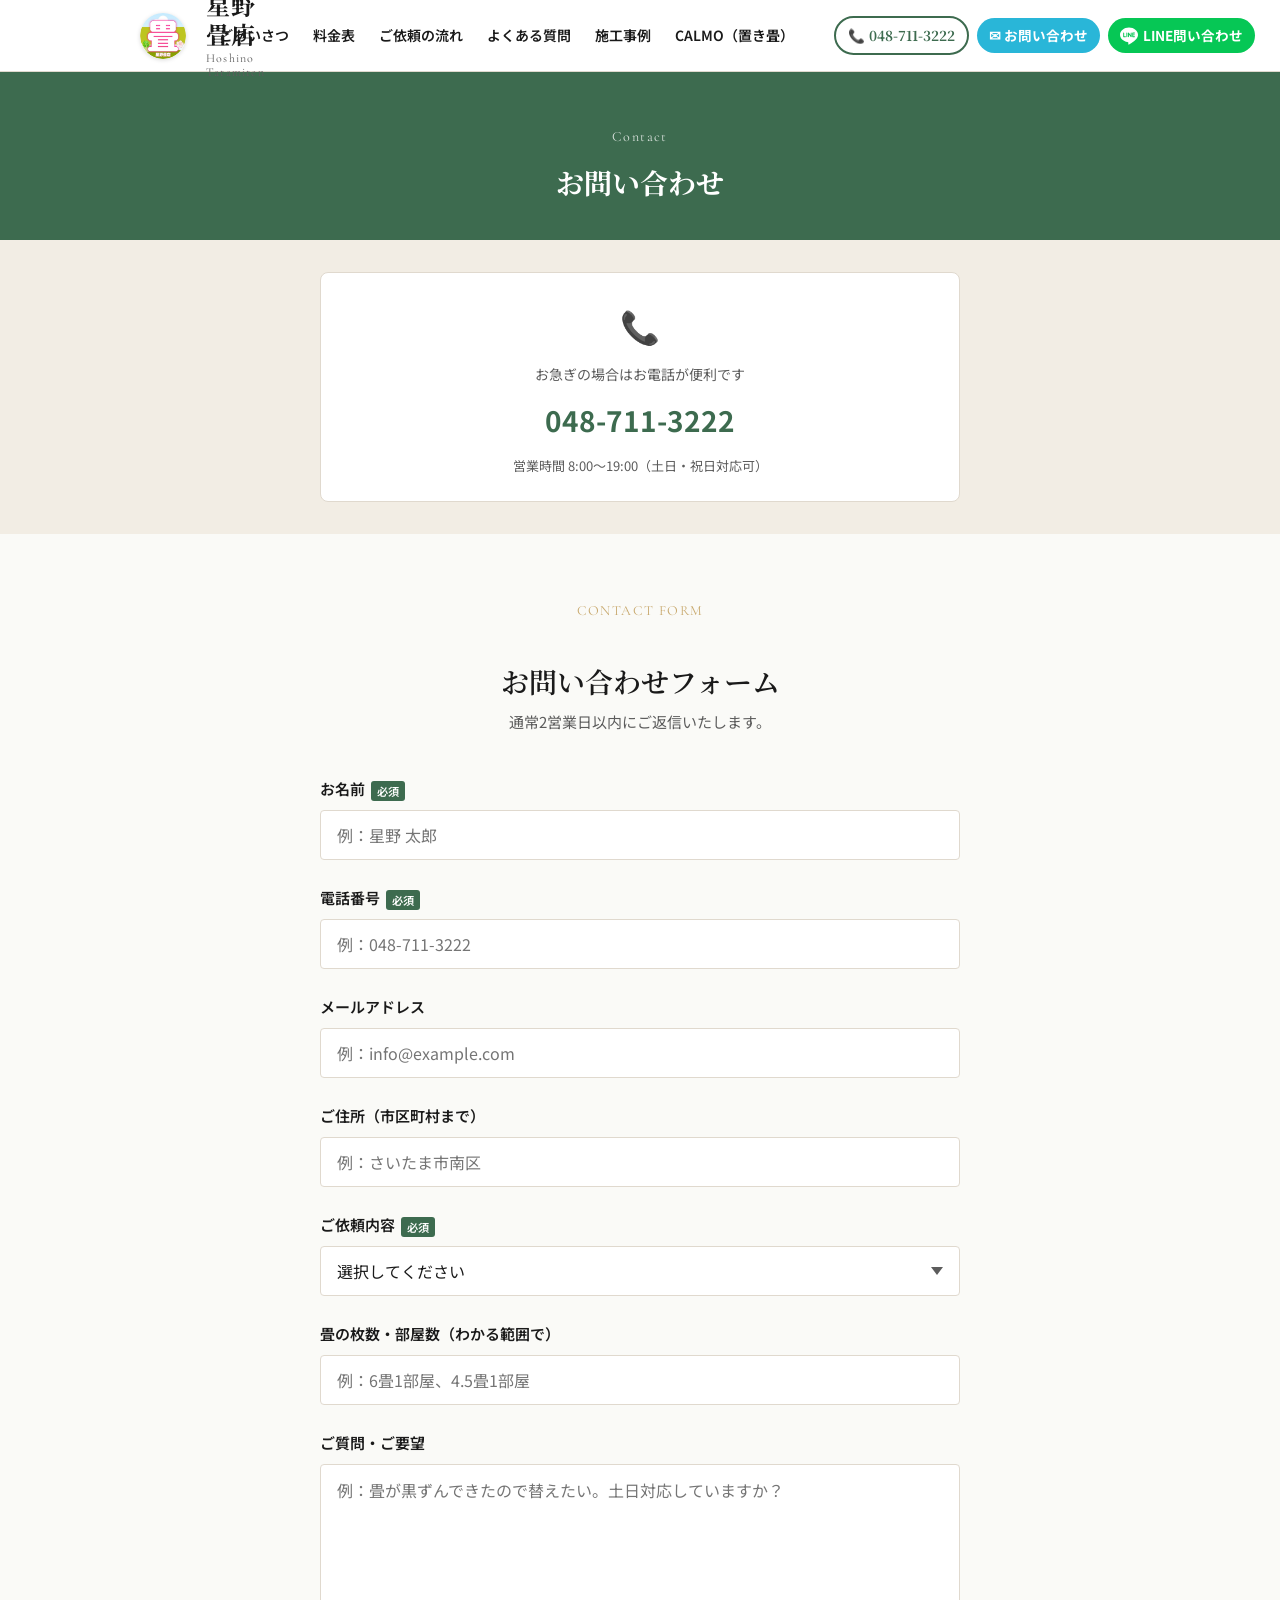
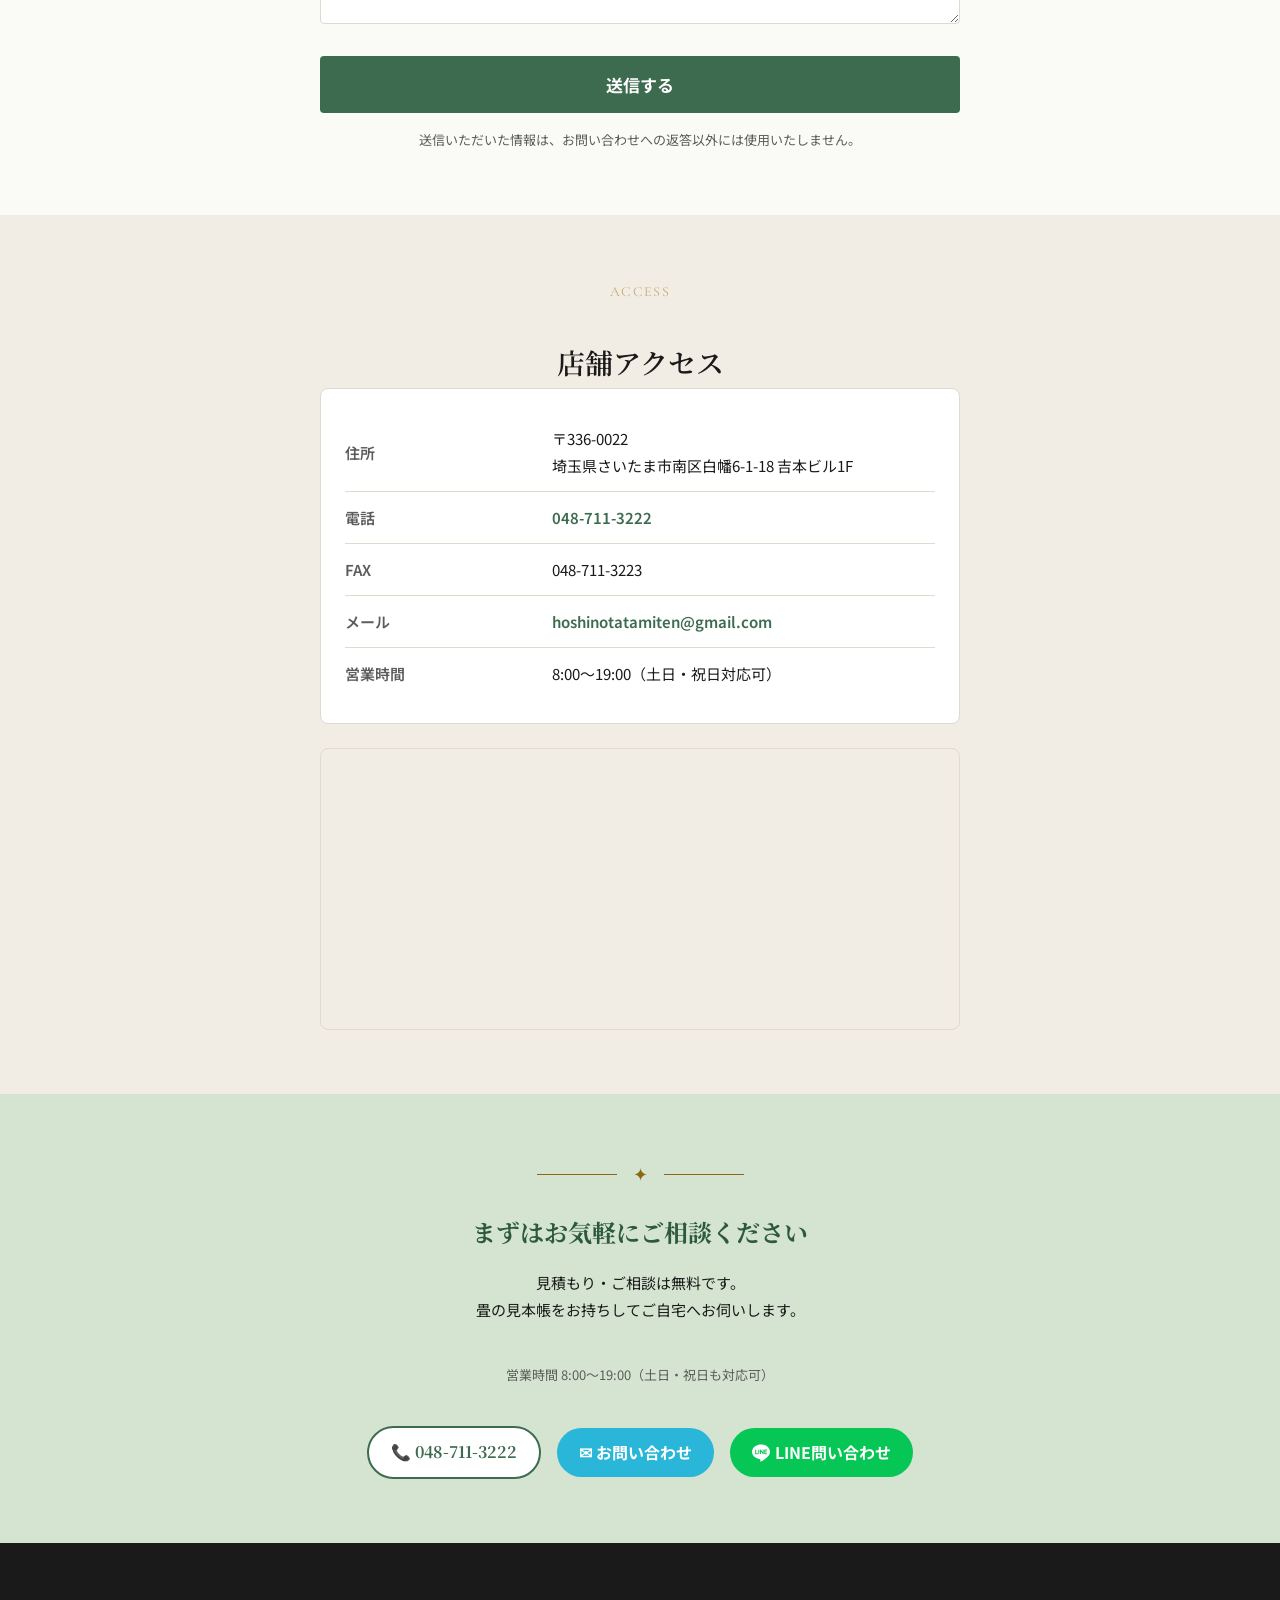
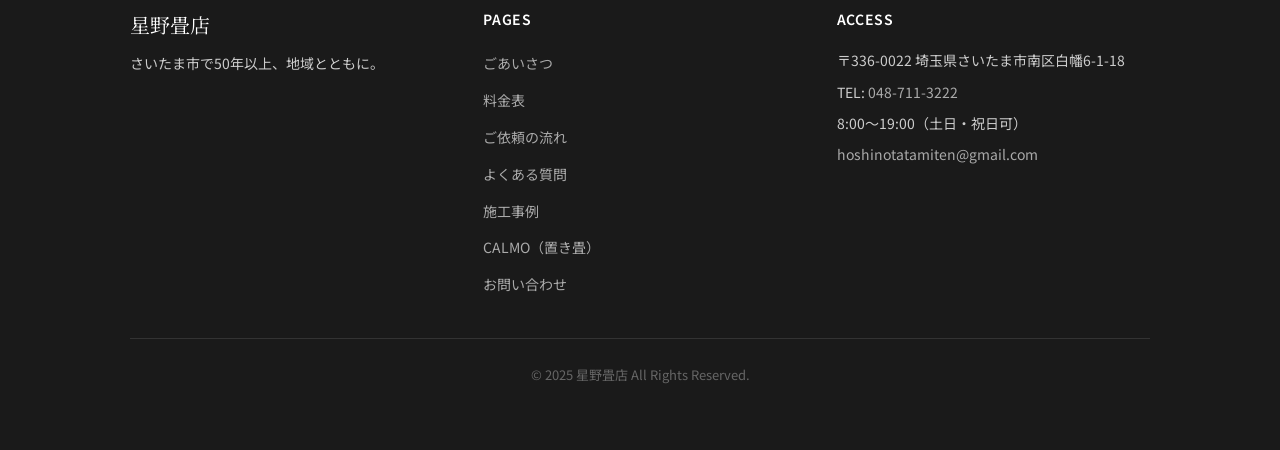
<file: contact.html>
<!DOCTYPE html>
<html lang="ja">
<head>
  <meta charset="UTF-8">
  <meta name="viewport" content="width=device-width, initial-scale=1">
  <title>お問い合わせ | 星野畳店</title>
  <meta name="description" content="星野畳店へのお問い合わせ。畳の表替え・新畳・襖・障子の張替えについてお気軽にご相談ください。TEL:048-711-3222">
  <meta property="og:title" content="お問い合わせ | 星野畳店">
  <meta property="og:description" content="星野畳店へのお問い合わせ。畳の表替え・新畳・襖・障子の張替えについてお気軽にご相談ください。TEL:048-711-3222">
  <meta property="og:type" content="website">
  <meta property="og:url" content="https://hoshino-tatami-site.pages.dev/contact.html">
  <meta property="og:image" content="https://hoshino-tatami-site.pages.dev/src/images/og-image.jpg">
  <meta property="og:image:width" content="1200">
  <meta property="og:image:height" content="630">
  <meta name="twitter:card" content="summary_large_image">
  <link rel="icon" type="image/png" href="src/images/logo.png">
  <link rel="canonical" href="https://hoshino-tatami-site.pages.dev/contact.html">
  <link rel="stylesheet" href="src/css/style.css">
  <style>
    .contact-form { max-width: 640px; margin: 0 auto; }
    .form-group { margin-bottom: 1.5rem; }
    .form-label {
      display: block;
      font-size: 0.9375rem;
      font-weight: 600;
      margin-bottom: 0.5rem;
      color: var(--color-text);
    }
    .form-label .required {
      background: var(--color-primary);
      color: #fff;
      font-size: 0.7rem;
      padding: 2px 6px;
      border-radius: 3px;
      margin-left: 6px;
      vertical-align: middle;
    }
    .form-input, .form-select, .form-textarea {
      width: 100%;
      padding: 12px 16px;
      border: 1px solid var(--color-border);
      border-radius: var(--radius-sm);
      font-size: 1rem;
      font-family: var(--font-body);
      color: var(--color-text);
      background: #fff;
      transition: border-color var(--transition);
      appearance: none;
    }
    .form-input:focus, .form-select:focus, .form-textarea:focus {
      outline: none;
      border-color: var(--color-primary);
      box-shadow: 0 0 0 3px rgba(61,107,79,0.12);
    }
    .form-textarea { resize: vertical; min-height: 160px; line-height: 1.7; }
    .form-select { background-image: url("data:image/svg+xml,%3Csvg xmlns='http://www.w3.org/2000/svg' width='12' height='8' viewBox='0 0 12 8'%3E%3Cpath fill='%235C5C5C' d='M6 8L0 0h12z'/%3E%3C/svg%3E"); background-repeat: no-repeat; background-position: right 16px center; }
    .form-submit {
      width: 100%;
      padding: 16px;
      background: var(--color-primary);
      color: #fff;
      border: none;
      border-radius: var(--radius-sm);
      font-size: 1.0625rem;
      font-weight: 700;
      font-family: var(--font-body);
      cursor: pointer;
      transition: background var(--transition);
    }
    .form-submit:hover { background: var(--color-primary-dark); }
    .privacy-note { font-size: 0.8125rem; color: var(--color-text-sub); text-align: center; margin-top: 1rem; line-height: 1.7; }
  </style>
</head>
<body>

  <header class="header">
    <div class="container header__inner">
      <a href="index.html" class="header__logo">
        <img src="src/images/logo-mark.jpg" alt="星野畳店" class="header__logo-img">
        <span class="header__logo-text">
          <span class="header__logo-name">星野畳店</span>
          <span class="header__logo-en">Hoshino Tatamiten</span>
        </span>
      </a>
      <nav class="header__nav" aria-label="メインナビゲーション">
        <a href="greeting.html">ごあいさつ</a>
        <a href="price.html">料金表</a>
        <a href="flow.html">ご依頼の流れ</a>
        <a href="flow.html#faq">よくある質問</a>
        <a href="ex.html">施工事例</a>
        <a href="calmo.html">CALMO（置き畳）</a>
      </nav>

      <div class="header__contact">
        <a href="tel:048-711-3222" class="header__contact-tel">
          📞 <span>048-711-3222</span>
        </a>
        <a href="contact.html" class="header__contact-btn header__contact-mail">
          ✉ お問い合わせ
        </a>
        <a href="https://lin.ee/NYs3I5o" target="_blank" rel="noopener" class="header__contact-btn header__contact-line">
          <svg width="18" height="18" viewBox="0 0 24 24" fill="currentColor" style="vertical-align:middle;margin-right:5px;"><path d="M19.365 9.863c.349 0 .63.285.63.631 0 .345-.281.63-.63.63H17.61v1.125h1.755c.349 0 .63.283.63.63 0 .344-.281.629-.63.629h-2.386c-.345 0-.627-.285-.627-.629V8.108c0-.345.282-.63.63-.63h2.386c.346 0 .627.285.627.63 0 .349-.281.63-.63.63H17.61v1.125h1.755zm-3.855 3.016c0 .27-.174.51-.432.596-.064.021-.133.031-.199.031-.211 0-.391-.09-.51-.25l-2.443-3.317v2.94c0 .344-.279.629-.631.629-.346 0-.626-.285-.626-.629V8.108c0-.27.173-.51.43-.595.06-.023.136-.033.194-.033.195 0 .375.104.495.254l2.462 3.33V8.108c0-.345.282-.63.63-.63.345 0 .63.285.63.63v4.771zm-5.741 0c0 .344-.282.629-.631.629-.345 0-.627-.285-.627-.629V8.108c0-.345.282-.63.63-.63.346 0 .628.285.628.63v4.771zm-2.466.629H4.917c-.345 0-.63-.285-.63-.629V8.108c0-.345.285-.63.63-.63.348 0 .63.285.63.63v4.141h1.756c.348 0 .629.283.629.63 0 .344-.281.629-.629.629M24 10.314C24 4.943 18.615.572 12 .572S0 4.943 0 10.314c0 4.811 4.27 8.842 10.035 9.608.391.082.923.258 1.058.59.12.301.079.766.038 1.08l-.164 1.02c-.045.301-.24 1.186 1.049.645 1.291-.539 6.916-4.078 9.436-6.975C23.176 14.393 24 12.458 24 10.314"/></svg>
          LINE問い合わせ
        </a>
      </div>
      <button class="hamburger" id="hamburger" aria-label="メニューを開く"><span></span><span></span><span></span></button>
    </div>
  </header>

  <div class="drawer-overlay" id="drawerOverlay"></div>
  <nav class="drawer" id="drawer">
    <button class="drawer__close" id="drawerClose">✕</button>
    <ul class="drawer__nav">
      <li><a href="greeting.html">ごあいさつ・店舗紹介</a></li>
      <li><a href="price.html">料金表</a></li>
      <li><a href="flow.html">ご依頼の流れ</a></li>
      <li><a href="flow.html#faq">よくある質問</a></li>
      <li><a href="ex.html">施工事例</a></li>
      <li><a href="calmo.html">CALMOについて</a></li>
      <li><a href="contact.html">お問い合わせ</a></li>
    </ul>
  </nav>

  <div style="background:var(--color-primary);padding:3rem 0 2rem;color:#fff;text-align:center;">
    <div class="container">
      <span style="font-family:var(--font-en);font-size:0.875rem;letter-spacing:0.1em;opacity:0.8;">Contact</span>
      <h1 style="font-family:var(--font-heading);font-size:1.75rem;margin-top:0.5rem;">お問い合わせ</h1>
    </div>
  </div>

  <!-- 電話案内 -->
  <section style="background:var(--color-surface);padding:2rem 0;">
    <div class="container">
      <div style="max-width:640px;margin:0 auto;display:grid;grid-template-columns:1fr;gap:1rem;">
        <div style="background:#fff;border-radius:var(--radius-md);padding:1.5rem;border:1px solid var(--color-border);text-align:center;">
          <div style="font-size:2rem;margin-bottom:0.5rem;">📞</div>
          <p style="font-size:0.875rem;color:var(--color-text-sub);margin-bottom:0.5rem;">お急ぎの場合はお電話が便利です</p>
          <a href="tel:048-711-3222" style="font-family:var(--font-body);font-size:1.75rem;font-weight:700;color:var(--color-primary);">048-711-3222</a>
          <p style="font-size:0.8125rem;color:var(--color-text-sub);margin-top:0.5rem;">営業時間 8:00〜19:00（土日・祝日対応可）</p>
        </div>
      </div>
    </div>
  </section>

  <!-- お問い合わせフォーム -->
  <section class="section">
    <div class="container">
      <span class="section-title-en">Contact Form</span>
      <h2 class="section-title">お問い合わせフォーム</h2>
      <p style="text-align:center;color:var(--color-text-sub);font-size:0.9375rem;margin-bottom:2.5rem;">通常2営業日以内にご返信いたします。</p>

      <form class="contact-form" id="contactForm" action="https://formspree.io/f/xpqndgoz" method="POST">

        <div class="form-group">
          <label class="form-label" for="name">お名前<span class="required">必須</span></label>
          <input class="form-input" type="text" id="name" name="name" placeholder="例：星野 太郎" required>
        </div>

        <div class="form-group">
          <label class="form-label" for="tel">電話番号<span class="required">必須</span></label>
          <input class="form-input" type="tel" id="tel" name="tel" placeholder="例：048-711-3222" required>
        </div>

        <div class="form-group">
          <label class="form-label" for="email">メールアドレス</label>
          <input class="form-input" type="email" id="email" name="email" placeholder="例：info@example.com">
        </div>

        <div class="form-group">
          <label class="form-label" for="address">ご住所（市区町村まで）</label>
          <input class="form-input" type="text" id="address" name="address" placeholder="例：さいたま市南区">
        </div>

        <div class="form-group">
          <label class="form-label" for="service">ご依頼内容<span class="required">必須</span></label>
          <select class="form-select" id="service" name="service" required>
            <option value="">選択してください</option>
            <option value="omote">畳 表替え</option>
            <option value="uraqeshi">畳 裏返し</option>
            <option value="shin">新畳（全交換）</option>
            <option value="fusuma">襖の張替え</option>
            <option value="shoji">障子の張替え</option>
            <option value="calmo">CALMO（置き畳）について</option>
            <option value="other">その他・わからない</option>
          </select>
        </div>

        <div class="form-group">
          <label class="form-label" for="rooms">畳の枚数・部屋数（わかる範囲で）</label>
          <input class="form-input" type="text" id="rooms" name="rooms" placeholder="例：6畳1部屋、4.5畳1部屋">
        </div>

        <div class="form-group">
          <label class="form-label" for="message">ご質問・ご要望</label>
          <textarea class="form-textarea" id="message" name="message" placeholder="例：畳が黒ずんできたので替えたい。土日対応していますか？"></textarea>
        </div>

        <button type="submit" class="form-submit">送信する</button>
        <p class="privacy-note">送信いただいた情報は、お問い合わせへの返答以外には使用いたしません。</p>
      </form>

      <!-- 送信完了メッセージ（非表示） -->
      <div id="successMsg" style="display:none;max-width:640px;margin:0 auto;background:rgba(61,107,79,0.1);border:1px solid var(--color-primary);border-radius:var(--radius-md);padding:2rem;text-align:center;">
        <div style="font-size:3rem;margin-bottom:1rem;">✅</div>
        <h3 style="font-family:var(--font-heading);font-size:1.25rem;color:var(--color-primary);margin-bottom:0.75rem;">送信が完了しました</h3>
        <p style="color:var(--color-text-sub);line-height:1.8;">お問い合わせありがとうございます。<br>2営業日以内にご連絡いたします。<br>お急ぎの場合は <a href="tel:048-711-3222" style="color:var(--color-primary);font-weight:600;">048-711-3222</a> までお電話ください。</p>
      </div>
    </div>
  </section>

  <!-- アクセス -->
  <section class="section section-bg">
    <div class="container">
      <span class="section-title-en">Access</span>
      <h2 class="section-title">店舗アクセス</h2>
      <div style="max-width:640px;margin:0 auto;">
        <div style="background:#fff;border-radius:var(--radius-md);padding:1.5rem;border:1px solid var(--color-border);margin-bottom:1.5rem;">
          <table style="width:100%;font-size:0.9375rem;border-collapse:collapse;">
            <tr style="border-bottom:1px solid var(--color-border);">
              <th style="padding:0.75rem 0;text-align:left;color:var(--color-text-sub);width:35%;font-weight:600;">住所</th>
              <td style="padding:0.75rem 0;">〒336-0022<br>埼玉県さいたま市南区白幡6-1-18 吉本ビル1F</td>
            </tr>
            <tr style="border-bottom:1px solid var(--color-border);">
              <th style="padding:0.75rem 0;text-align:left;color:var(--color-text-sub);font-weight:600;">電話</th>
              <td style="padding:0.75rem 0;"><a href="tel:048-711-3222" style="color:var(--color-primary);font-weight:600;">048-711-3222</a></td>
            </tr>
            <tr style="border-bottom:1px solid var(--color-border);">
              <th style="padding:0.75rem 0;text-align:left;color:var(--color-text-sub);font-weight:600;">FAX</th>
              <td style="padding:0.75rem 0;">048-711-3223</td>
            </tr>
            <tr style="border-bottom:1px solid var(--color-border);">
              <th style="padding:0.75rem 0;text-align:left;color:var(--color-text-sub);font-weight:600;">メール</th>
              <td style="padding:0.75rem 0;"><a href="mailto:hoshinotatamiten@gmail.com" style="color:var(--color-primary);font-weight:600;">hoshinotatamiten@gmail.com</a></td>
            </tr>
            <tr>
              <th style="padding:0.75rem 0;text-align:left;color:var(--color-text-sub);font-weight:600;">営業時間</th>
              <td style="padding:0.75rem 0;">8:00〜19:00（土日・祝日対応可）</td>
            </tr>
          </table>
        </div>
        <!-- Googleマップ埋め込み -->
        <div style="border-radius:var(--radius-md);overflow:hidden;border:1px solid var(--color-border);">
          <iframe
            src="https://maps.google.com/maps?q=星野畳店+埼玉県さいたま市南区白幡6-1-18&output=embed&hl=ja&z=16"
            width="100%" height="280" style="border:0;display:block;"
            allowfullscreen="" loading="lazy" referrerpolicy="no-referrer-when-downgrade"
            title="星野畳店 地図">
          </iframe>
        </div>
      </div>
    </div>
  </section>

  <!-- ========== お問い合わせCTA ========== -->
  <section class="cta" aria-label="お問い合わせ">
    <div class="container">
      <div class="cta__deco"><span>✦</span></div>
      <h2 class="cta__title">まずはお気軽にご相談ください</h2>
      <p class="cta__text">見積もり・ご相談は無料です。<br>畳の見本帳をお持ちしてご自宅へお伺いします。</p>
      <p class="cta__hours">営業時間 8:00〜19:00（土日・祝日も対応可）</p>
      <div class="cta__buttons">
        <a href="tel:048-711-3222" class="header__contact-tel cta__contact-btn">
          📞 <span>048-711-3222</span>
        </a>
        <a href="contact.html" class="header__contact-btn header__contact-mail cta__contact-btn">
          ✉ お問い合わせ
        </a>
        <a href="https://lin.ee/NYs3I5o" target="_blank" rel="noopener" class="header__contact-btn header__contact-line cta__contact-btn">
          <svg width="18" height="18" viewBox="0 0 24 24" fill="currentColor" style="vertical-align:middle;margin-right:5px;"><path d="M19.365 9.863c.349 0 .63.285.63.631 0 .345-.281.63-.63.63H17.61v1.125h1.755c.349 0 .63.283.63.63 0 .344-.281.629-.63.629h-2.386c-.345 0-.627-.285-.627-.629V8.108c0-.345.282-.63.63-.63h2.386c.346 0 .627.285.627.63 0 .349-.281.63-.63.63H17.61v1.125h1.755zm-3.855 3.016c0 .27-.174.51-.432.596-.064.021-.133.031-.199.031-.211 0-.391-.09-.51-.25l-2.443-3.317v2.94c0 .344-.279.629-.631.629-.346 0-.626-.285-.626-.629V8.108c0-.27.173-.51.43-.595.06-.023.136-.033.194-.033.195 0 .375.104.495.254l2.462 3.33V8.108c0-.345.282-.63.63-.63.345 0 .63.285.63.63v4.771zm-5.741 0c0 .344-.282.629-.631.629-.345 0-.627-.285-.627-.629V8.108c0-.345.282-.63.63-.63.346 0 .628.285.628.63v4.771zm-2.466.629H4.917c-.345 0-.63-.285-.63-.629V8.108c0-.345.285-.63.63-.63.348 0 .63.285.63.63v4.141h1.756c.348 0 .629.283.629.63 0 .344-.281.629-.629.629M24 10.314C24 4.943 18.615.572 12 .572S0 4.943 0 10.314c0 4.811 4.27 8.842 10.035 9.608.391.082.923.258 1.058.59.12.301.079.766.038 1.08l-.164 1.02c-.045.301-.24 1.186 1.049.645 1.291-.539 6.916-4.078 9.436-6.975C23.176 14.393 24 12.458 24 10.314"/></svg>
          LINE問い合わせ
        </a>
      </div>
    </div>
  </section>

  <footer class="footer">
    <div class="container">
      <div class="footer__grid">
        <div><p class="footer__brand-name">星野畳店</p><p class="footer__tagline">さいたま市で50年以上、地域とともに。</p></div>
        <div>
          <p class="footer__nav-title">Pages</p>
          <ul class="footer__nav-list">
            <li><a href="greeting.html">ごあいさつ</a></li>
            <li><a href="price.html">料金表</a></li>
            <li><a href="flow.html">ご依頼の流れ</a></li>
            <li><a href="flow.html#faq">よくある質問</a></li>
            <li><a href="ex.html">施工事例</a></li>
            <li><a href="calmo.html">CALMO（置き畳）</a></li>
            <li><a href="contact.html">お問い合わせ</a></li>
          </ul>
        </div>
        <div>
          <p class="footer__nav-title">Access</p>
          <div class="footer__info">
            <p>〒336-0022 埼玉県さいたま市南区白幡6-1-18</p>
            <p>TEL: <a href="tel:048-711-3222" style="color:#aaa;">048-711-3222</a></p>
            <p>8:00〜19:00（土日・祝日可）</p>
            <p><a href="mailto:hoshinotatamiten@gmail.com" style="color:#aaa;">hoshinotatamiten@gmail.com</a></p>
          </div>
        </div>
      </div>
      <div class="footer__bottom"><p>© 2025 星野畳店 All Rights Reserved.</p></div>
    </div>
  </footer>

  <div class="btn-call-fixed">
    <a href="tel:048-711-3222" class="btn-call-fixed__tel">📞 048-711-3222</a>
    <a href="#contactForm" class="btn-call-fixed__mail">✉ フォームへ</a>
    <a href="https://lin.ee/NYs3I5o" target="_blank" rel="noopener" class="btn-call-fixed__line">
      <svg width="16" height="16" viewBox="0 0 24 24" fill="currentColor" style="vertical-align:middle;margin-right:4px;"><path d="M19.365 9.863c.349 0 .63.285.63.631 0 .345-.281.63-.63.63H17.61v1.125h1.755c.349 0 .63.283.63.63 0 .344-.281.629-.63.629h-2.386c-.345 0-.627-.285-.627-.629V8.108c0-.345.282-.63.63-.63h2.386c.346 0 .627.285.627.63 0 .349-.281.63-.63.63H17.61v1.125h1.755zm-3.855 3.016c0 .27-.174.51-.432.596-.064.021-.133.031-.199.031-.211 0-.391-.09-.51-.25l-2.443-3.317v2.94c0 .344-.279.629-.631.629-.346 0-.626-.285-.626-.629V8.108c0-.27.173-.51.43-.595.06-.023.136-.033.194-.033.195 0 .375.104.495.254l2.462 3.33V8.108c0-.345.282-.63.63-.63.345 0 .63.285.63.63v4.771zm-5.741 0c0 .344-.282.629-.631.629-.345 0-.627-.285-.627-.629V8.108c0-.345.282-.63.63-.63.346 0 .628.285.628.63v4.771zm-2.466.629H4.917c-.345 0-.63-.285-.63-.629V8.108c0-.345.285-.63.63-.63.348 0 .63.285.63.63v4.141h1.756c.348 0 .629.283.629.63 0 .344-.281.629-.629.629M24 10.314C24 4.943 18.615.572 12 .572S0 4.943 0 10.314c0 4.811 4.27 8.842 10.035 9.608.391.082.923.258 1.058.59.12.301.079.766.038 1.08l-.164 1.02c-.045.301-.24 1.186 1.049.645 1.291-.539 6.916-4.078 9.436-6.975C23.176 14.393 24 12.458 24 10.314"/></svg>LINE
    </a>
  </div>
  <script src="src/js/main.js"></script>
  <script>
    // Formspreeで送信処理
    const form = document.getElementById('contactForm');
    if (form) {
      form.addEventListener('submit', async function(e) {
        e.preventDefault();
        const data = new FormData(form);
        const res = await fetch(form.action, {
          method: 'POST',
          body: data,
          headers: { 'Accept': 'application/json' }
        });
        if (res.ok) {
          form.style.display = 'none';
          document.getElementById('successMsg').style.display = 'block';
          window.scrollTo({ top: document.getElementById('successMsg').offsetTop - 100, behavior: 'smooth' });
        } else {
          alert('送信に失敗しました。お手数ですが、お電話（048-711-3222）にてお問い合わせください。');
        }
      });
    }
  </script>
</body>
</html>
</file>
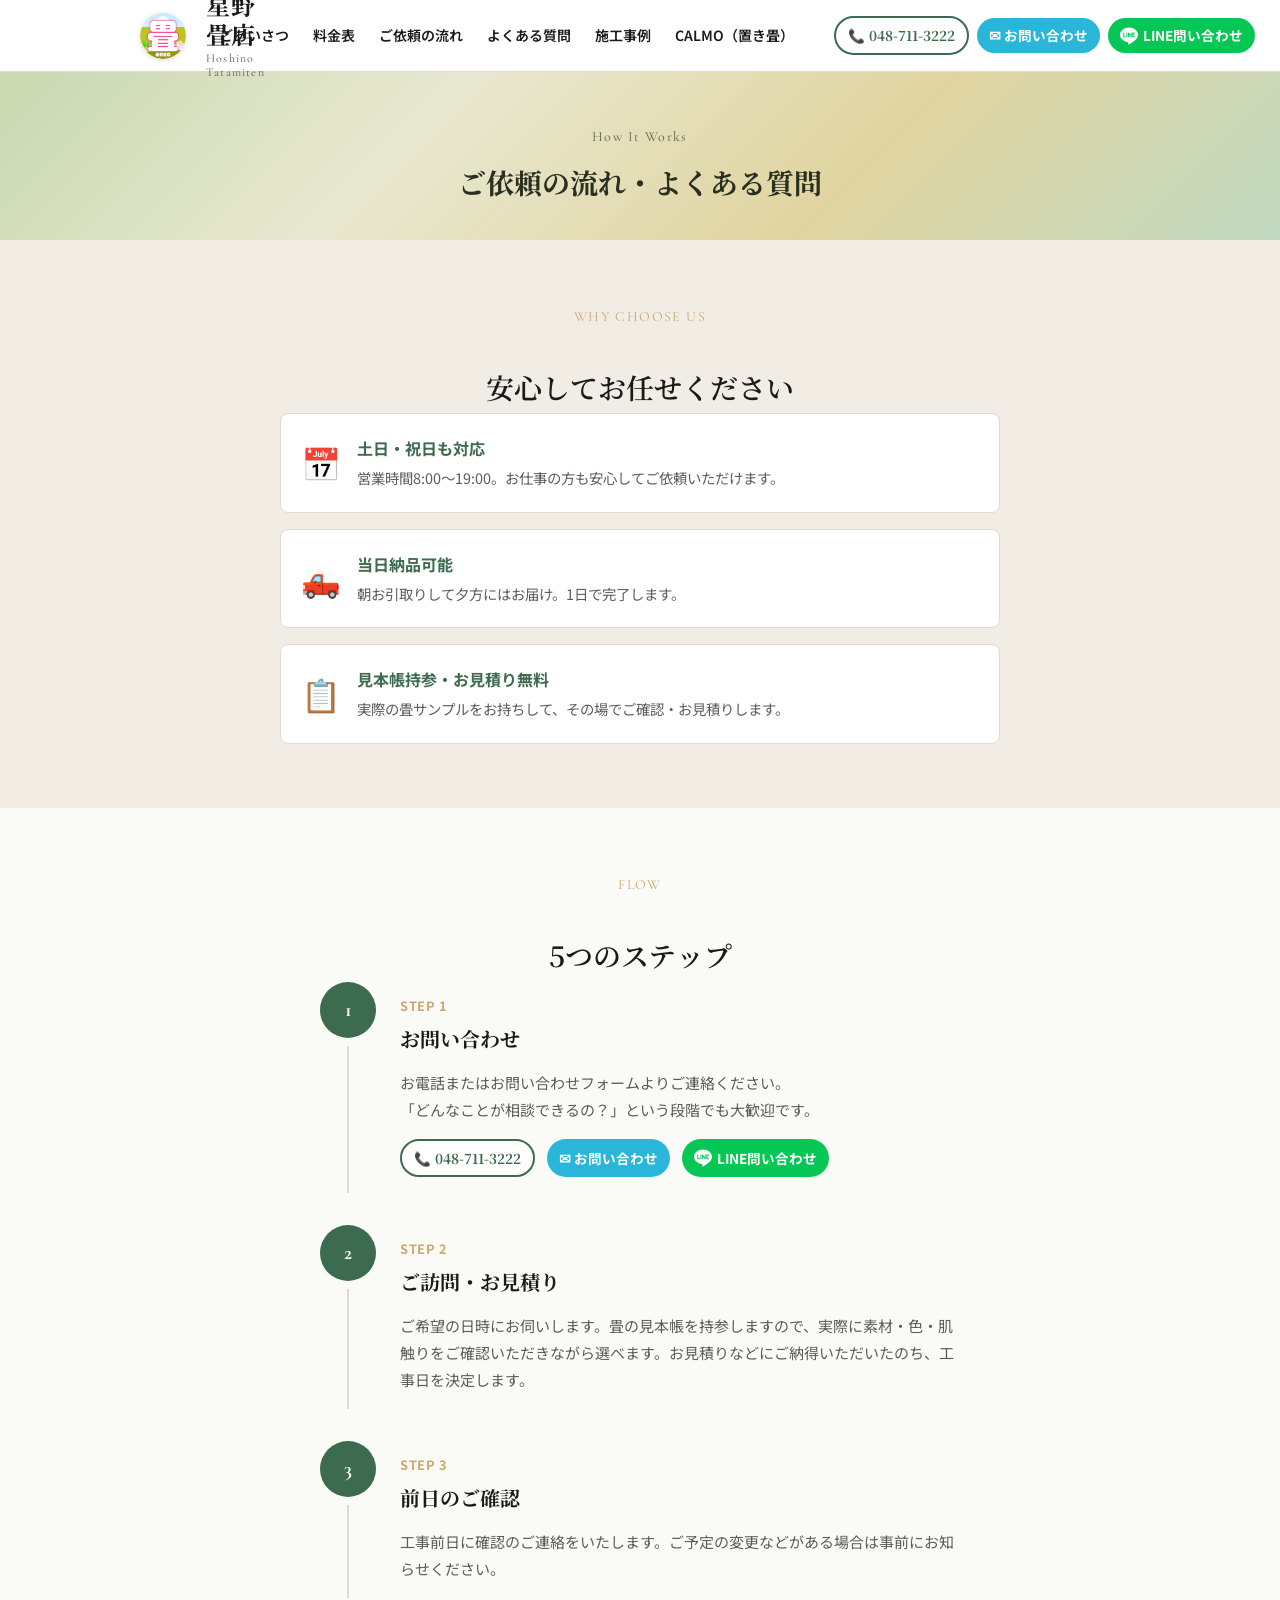
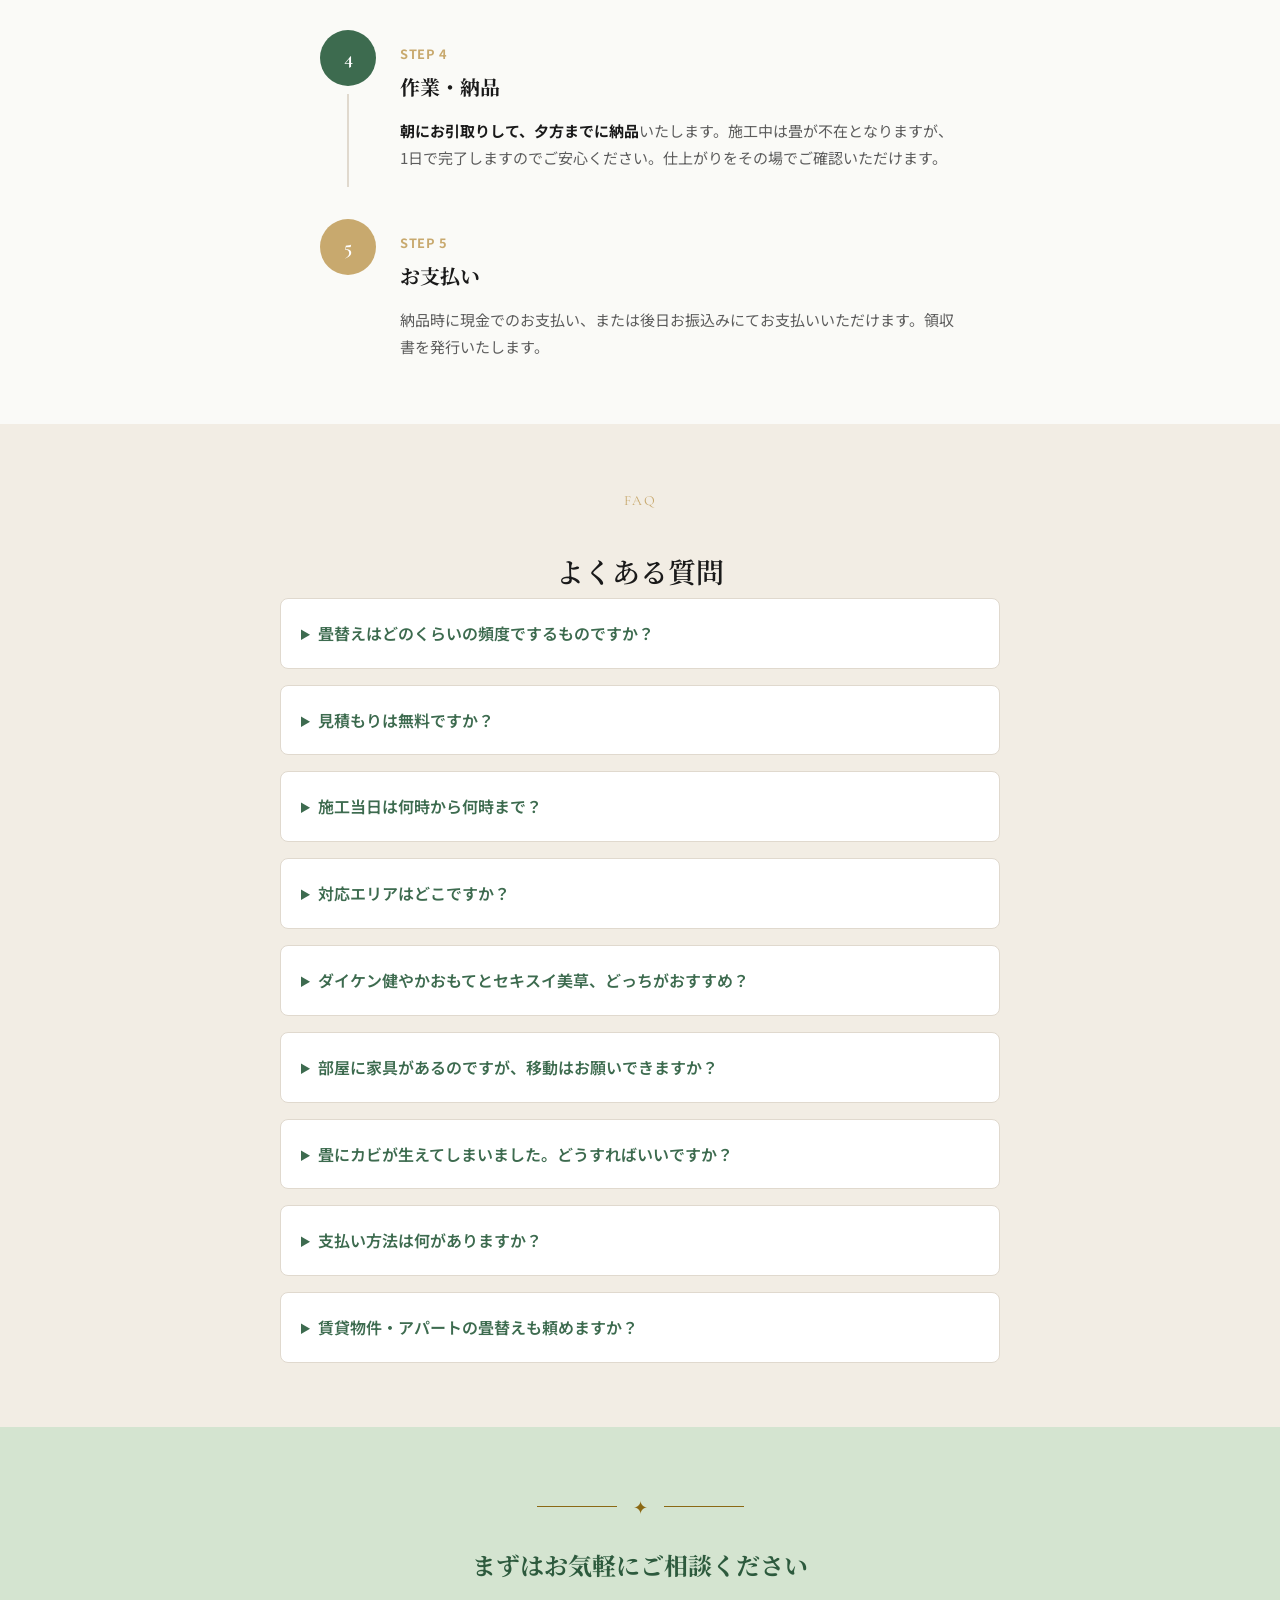
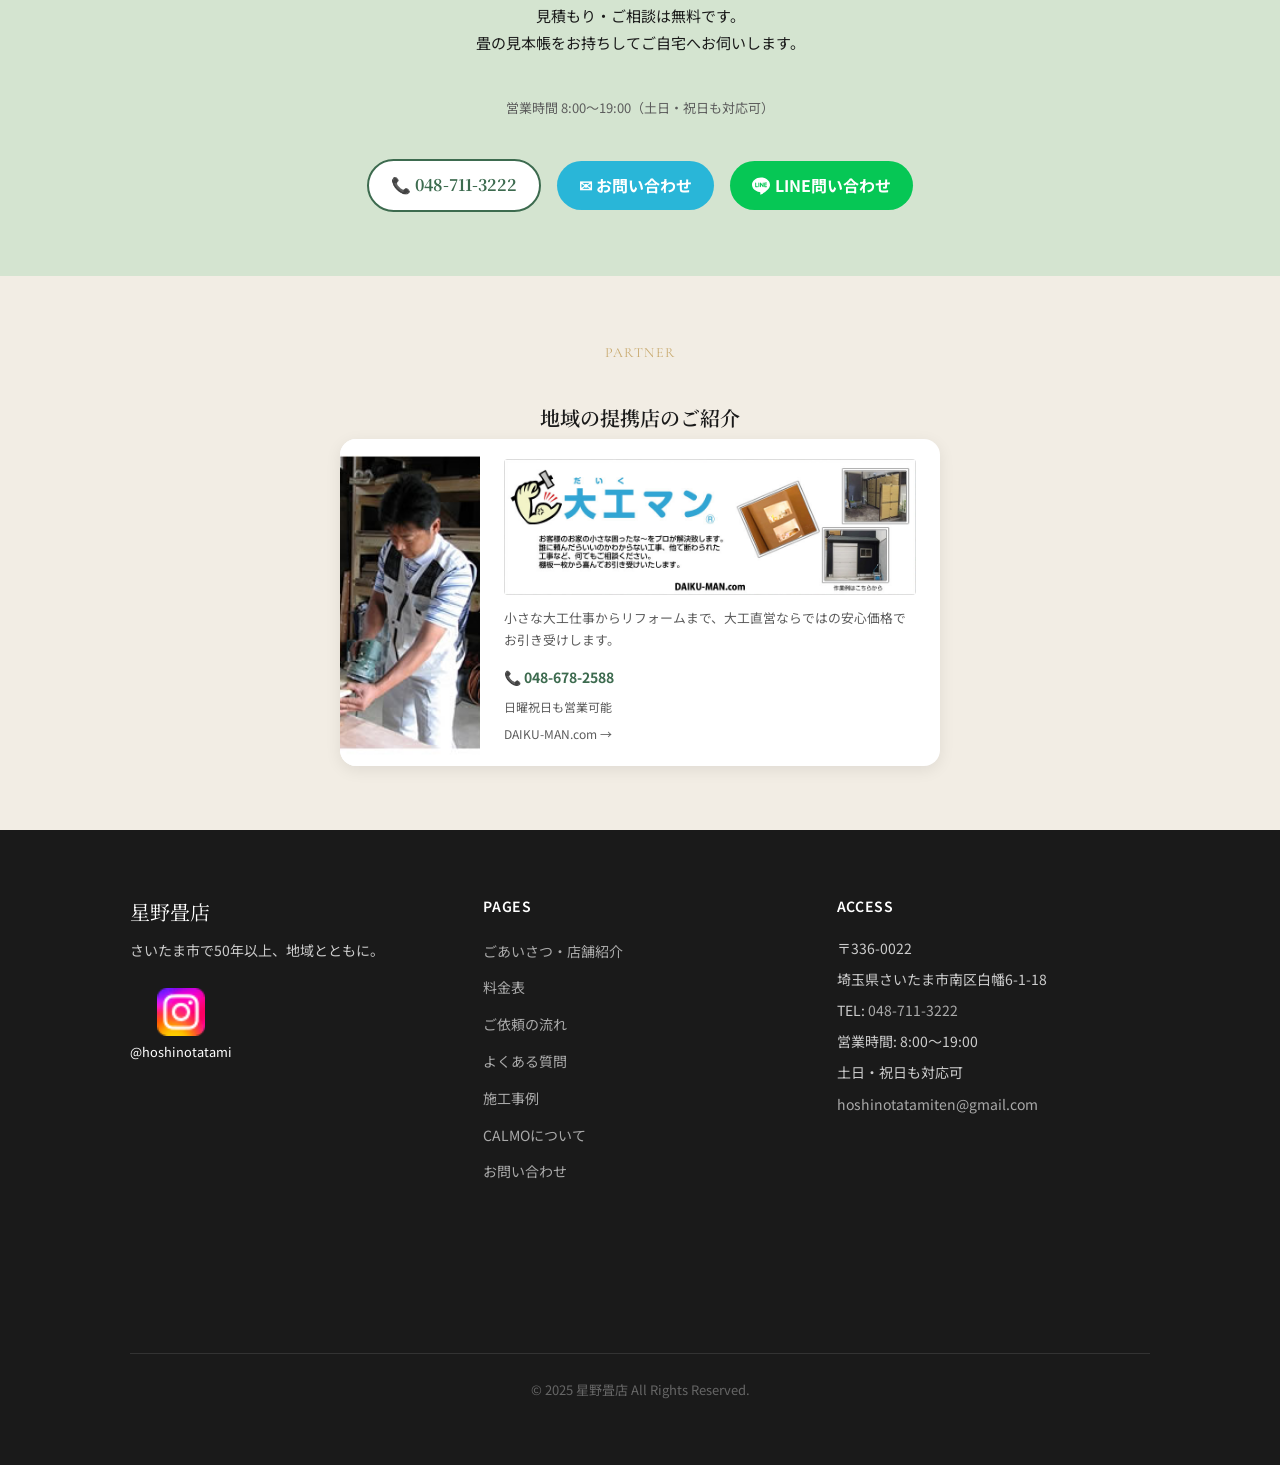
<file: flow.html>
<!DOCTYPE html>
<html lang="ja">
<head>
  <meta charset="UTF-8">
  <meta name="viewport" content="width=device-width, initial-scale=1">
  <title>ご依頼の流れ・よくある質問 | 星野畳店</title>
  <meta name="description" content="星野畳店へのご依頼の流れを5ステップでご説明します。畳替えの頻度・見積もり・対応エリアなどよくある質問にもお答えします。">
  <meta property="og:title" content="ご依頼の流れ・よくある質問 | 星野畳店">
  <meta property="og:description" content="星野畳店へのご依頼の流れを5ステップでご説明します。畳替えの頻度・見積もり・対応エリアなどよくある質問にもお答えします。">
  <meta property="og:type" content="website">
  <meta property="og:url" content="https://hoshino-tatami-site.pages.dev/flow.html">
  <meta property="og:image" content="https://hoshino-tatami-site.pages.dev/src/images/og-image.jpg">
  <meta property="og:image:width" content="1200">
  <meta property="og:image:height" content="630">
  <meta name="twitter:card" content="summary_large_image">
  <link rel="icon" type="image/png" href="src/images/logo.png">
  <link rel="canonical" href="https://hoshino-tatami-site.pages.dev/flow.html">
  <link rel="stylesheet" href="src/css/style.css">
  <link rel="stylesheet" href="https://cdnjs.cloudflare.com/ajax/libs/font-awesome/6.5.0/css/all.min.css">

  <!-- FAQ構造化データ -->
  <script type="application/ld+json">
  {
    "@context": "https://schema.org",
    "@type": "FAQPage",
    "mainEntity": [
      {
        "@type": "Question",
        "name": "畳替えはどのくらいの頻度でするものですか？",
        "acceptedAnswer": {
          "@type": "Answer",
          "text": "一般的には、裏返しが2〜3年、表替えが5〜7年、新畳（全交換）が10〜15年が目安です。使用状況・畳の状態によって異なりますので、気になったらお気軽にご相談ください。"
        }
      },
      {
        "@type": "Question",
        "name": "見積もりは無料ですか？",
        "acceptedAnswer": {
          "@type": "Answer",
          "text": "はい、お見積りは完全無料です。見本帳を持参してご自宅へお伺いし、実際の畳を確認した上でお見積りいたします。"
        }
      },
      {
        "@type": "Question",
        "name": "施工当日は何時から何時まで？",
        "acceptedAnswer": {
          "@type": "Answer",
          "text": "朝8時頃にお引取りし、夕方18時頃までに納品いたします。正確な時間はご相談の上で決定します。"
        }
      },
      {
        "@type": "Question",
        "name": "対応エリアはどこですか？",
        "acceptedAnswer": {
          "@type": "Answer",
          "text": "さいたま市を中心に、周辺市区町村にも対応しています。エリア外でもご相談可能ですので、まずはお問い合わせください。"
        }
      },
      {
        "@type": "Question",
        "name": "ダイケン健やかおもてとセキスイ美草、どっちがおすすめ？",
        "acceptedAnswer": {
          "@type": "Answer",
          "text": "一番の違いは、畳表に使用されている素材です。ダイケンは和紙、セキスイは樹脂を加工して畳織しています。質感が異なりますので、お見積りの際に見本帳をお持ちします。実際に手に取って選んでいただけたらと思います。"
        }
      },
      {
        "@type": "Question",
        "name": "部屋に家具があるのですが、移動はお願いできますか？",
        "acceptedAnswer": {
          "@type": "Answer",
          "text": "家具の移動はすべて当店が行いながら施工します。貴重品や、移動の際に倒れると困る大切なものだけ、事前に移動をお願いします。"
        }
      },
      {
        "@type": "Question",
        "name": "畳にカビが生えてしまいました。どうすればいいですか？",
        "acceptedAnswer": {
          "@type": "Answer",
          "text": "慌てて濡れた雑巾で拭くのは逆効果です。まず扇風機などで畳を完全に乾かしてください。カビが黒く見えるときは大量に発生している証拠で、乾燥させると色が白く変わります。白くなってカビが浮き上がったように見えたら、乾いたたわしなどで軽くこすり、浮いたカビを掃除機で吸い取ってください。これできれいに取れます。"
        }
      },
      {
        "@type": "Question",
        "name": "支払い方法は何がありますか？",
        "acceptedAnswer": {
          "@type": "Answer",
          "text": "お支払いは現金またはお振込みでお願いしています。クレジットカードおよび電子決済（PayPay・楽天ペイなど）をご希望の場合は、お見積りの際にご相談ください。"
        }
      },
      {
        "@type": "Question",
        "name": "賃貸物件・アパートの畳替えも頼めますか？",
        "acceptedAnswer": {
          "@type": "Answer",
          "text": "大家様・管理会社様からのご依頼も多数お受けしています。入居日が決まっているなど期日をお伝えいただければ、それに合わせて施工を完了いたします。"
        }
      }
    ]
  }
  </script>
</head>
<body>

  <header class="header">
    <div class="container header__inner">
      <a href="index.html" class="header__logo">
        <img src="src/images/logo-mark.jpg" alt="星野畳店" class="header__logo-img">
        <span class="header__logo-text">
          <span class="header__logo-name">星野畳店</span>
          <span class="header__logo-en">Hoshino Tatamiten</span>
        </span>
      </a>
      <nav class="header__nav" aria-label="メインナビゲーション">
        <a href="greeting.html">ごあいさつ</a>
        <a href="price.html">料金表</a>
        <a href="flow.html">ご依頼の流れ</a>
        <a href="flow.html#faq">よくある質問</a>
        <a href="ex.html">施工事例</a>
        <a href="calmo.html">CALMO（置き畳）</a>
      </nav>

      <div class="header__contact">
        <a href="tel:048-711-3222" class="header__contact-tel">
          📞 <span>048-711-3222</span>
        </a>
        <a href="contact.html" class="header__contact-btn header__contact-mail">
          ✉ お問い合わせ
        </a>
        <a href="https://lin.ee/NYs3I5o" target="_blank" rel="noopener" class="header__contact-btn header__contact-line">
          <svg width="18" height="18" viewBox="0 0 24 24" fill="currentColor" style="vertical-align:middle;margin-right:5px;"><path d="M19.365 9.863c.349 0 .63.285.63.631 0 .345-.281.63-.63.63H17.61v1.125h1.755c.349 0 .63.283.63.63 0 .344-.281.629-.63.629h-2.386c-.345 0-.627-.285-.627-.629V8.108c0-.345.282-.63.63-.63h2.386c.346 0 .627.285.627.63 0 .349-.281.63-.63.63H17.61v1.125h1.755zm-3.855 3.016c0 .27-.174.51-.432.596-.064.021-.133.031-.199.031-.211 0-.391-.09-.51-.25l-2.443-3.317v2.94c0 .344-.279.629-.631.629-.346 0-.626-.285-.626-.629V8.108c0-.27.173-.51.43-.595.06-.023.136-.033.194-.033.195 0 .375.104.495.254l2.462 3.33V8.108c0-.345.282-.63.63-.63.345 0 .63.285.63.63v4.771zm-5.741 0c0 .344-.282.629-.631.629-.345 0-.627-.285-.627-.629V8.108c0-.345.282-.63.63-.63.346 0 .628.285.628.63v4.771zm-2.466.629H4.917c-.345 0-.63-.285-.63-.629V8.108c0-.345.285-.63.63-.63.348 0 .63.285.63.63v4.141h1.756c.348 0 .629.283.629.63 0 .344-.281.629-.629.629M24 10.314C24 4.943 18.615.572 12 .572S0 4.943 0 10.314c0 4.811 4.27 8.842 10.035 9.608.391.082.923.258 1.058.59.12.301.079.766.038 1.08l-.164 1.02c-.045.301-.24 1.186 1.049.645 1.291-.539 6.916-4.078 9.436-6.975C23.176 14.393 24 12.458 24 10.314"/></svg>
          LINE問い合わせ
        </a>
      </div>
      <button class="hamburger" id="hamburger" aria-label="メニューを開く"><span></span><span></span><span></span></button>
    </div>
  </header>

  <div class="drawer-overlay" id="drawerOverlay"></div>
  <nav class="drawer" id="drawer">
    <button class="drawer__close" id="drawerClose">✕</button>
    <ul class="drawer__nav">
      <li><a href="greeting.html">ごあいさつ・店舗紹介</a></li>
      <li><a href="price.html">料金表</a></li>
      <li><a href="flow.html">ご依頼の流れ</a></li>
      <li><a href="flow.html#faq">よくある質問</a></li>
      <li><a href="ex.html">施工事例</a></li>
      <li><a href="calmo.html">CALMOについて</a></li>
      <li><a href="contact.html">お問い合わせ</a></li>
    </ul>
  </nav>

  <div style="background:linear-gradient(135deg,#c8d8b0 0%,#e8e8d0 33%,#e0d4a0 66%,#c0d8c0 100%);padding:3rem 0 2rem;color:#2a3020;text-align:center;">
    <div class="container">
      <span style="font-family:var(--font-en);font-size:0.875rem;letter-spacing:0.1em;opacity:0.7;">How It Works</span>
      <h1 style="font-family:var(--font-heading);font-size:1.75rem;margin-top:0.5rem;">ご依頼の流れ・よくある質問</h1>
    </div>
  </div>

  <!-- 安心ポイント -->
  <section class="section section-bg">
    <div class="container">
      <span class="section-title-en">Why Choose Us</span>
      <h2 class="section-title">安心してお任せください</h2>
      <div style="display:grid;grid-template-columns:1fr;gap:1rem;max-width:720px;margin:0 auto;">
        <div style="background:#fff;border-radius:var(--radius-md);padding:1.25rem;border:1px solid var(--color-border);display:flex;gap:1rem;align-items:center;">
          <div style="font-size:2rem;flex-shrink:0;">📅</div>
          <div><strong style="color:var(--color-primary);">土日・祝日も対応</strong><br><span style="font-size:0.9rem;color:var(--color-text-sub);">営業時間8:00〜19:00。お仕事の方も安心してご依頼いただけます。</span></div>
        </div>
        <div style="background:#fff;border-radius:var(--radius-md);padding:1.25rem;border:1px solid var(--color-border);display:flex;gap:1rem;align-items:center;">
          <div style="font-size:2rem;flex-shrink:0;">🛻</div>
          <div><strong style="color:var(--color-primary);">当日納品可能</strong><br><span style="font-size:0.9rem;color:var(--color-text-sub);">朝お引取りして夕方にはお届け。1日で完了します。</span></div>
        </div>
        <div style="background:#fff;border-radius:var(--radius-md);padding:1.25rem;border:1px solid var(--color-border);display:flex;gap:1rem;align-items:center;">
          <div style="font-size:2rem;flex-shrink:0;">📋</div>
          <div><strong style="color:var(--color-primary);">見本帳持参・お見積り無料</strong><br><span style="font-size:0.9rem;color:var(--color-text-sub);">実際の畳サンプルをお持ちして、その場でご確認・お見積りします。</span></div>
        </div>
      </div>
    </div>
  </section>

  <!-- 5ステップ -->
  <section class="section">
    <div class="container">
      <span class="section-title-en">Flow</span>
      <h2 class="section-title">5つのステップ</h2>

      <div style="max-width:640px;margin:0 auto;display:flex;flex-direction:column;gap:0;">

        <!-- STEP 1 -->
        <div style="display:flex;gap:1.5rem;padding-bottom:2rem;position:relative;">
          <div style="flex-shrink:0;display:flex;flex-direction:column;align-items:center;">
            <div style="width:56px;height:56px;background:var(--color-primary);border-radius:50%;display:flex;align-items:center;justify-content:center;color:#fff;font-family:var(--font-en);font-size:1.25rem;font-weight:700;flex-shrink:0;">1</div>
            <div style="width:2px;flex:1;background:var(--color-border);margin-top:8px;"></div>
          </div>
          <div style="padding-top:12px;padding-bottom:1rem;">
            <div style="font-size:0.8rem;color:var(--color-accent);font-weight:700;letter-spacing:0.05em;margin-bottom:4px;">STEP 1</div>
            <h3 style="font-family:var(--font-heading);font-size:1.25rem;margin-bottom:0.75rem;color:var(--color-text);">お問い合わせ</h3>
            <p style="color:var(--color-text-sub);font-size:0.9375rem;line-height:1.8;">お電話またはお問い合わせフォームよりご連絡ください。<br>「どんなことが相談できるの？」という段階でも大歓迎です。</p>
            <div style="margin-top:1rem;display:flex;gap:0.75rem;flex-wrap:wrap;">
              <a href="tel:048-711-3222" class="header__contact-tel">
                📞 <span>048-711-3222</span>
              </a>
              <a href="contact.html" class="header__contact-btn header__contact-mail">
                ✉ お問い合わせ
              </a>
              <a href="https://lin.ee/NYs3I5o" target="_blank" rel="noopener" class="header__contact-btn header__contact-line">
                <svg width="18" height="18" viewBox="0 0 24 24" fill="currentColor" style="vertical-align:middle;margin-right:5px;"><path d="M19.365 9.863c.349 0 .63.285.63.631 0 .345-.281.63-.63.63H17.61v1.125h1.755c.349 0 .63.283.63.63 0 .344-.281.629-.63.629h-2.386c-.345 0-.627-.285-.627-.629V8.108c0-.345.282-.63.63-.63h2.386c.346 0 .627.285.627.63 0 .349-.281.63-.63.63H17.61v1.125h1.755zm-3.855 3.016c0 .27-.174.51-.432.596-.064.021-.133.031-.199.031-.211 0-.391-.09-.51-.25l-2.443-3.317v2.94c0 .344-.279.629-.631.629-.346 0-.626-.285-.626-.629V8.108c0-.27.173-.51.43-.595.06-.023.136-.033.194-.033.195 0 .375.104.495.254l2.462 3.33V8.108c0-.345.282-.63.63-.63.345 0 .63.285.63.63v4.771zm-5.741 0c0 .344-.282.629-.631.629-.345 0-.627-.285-.627-.629V8.108c0-.345.282-.63.63-.63.346 0 .628.285.628.63v4.771zm-2.466.629H4.917c-.345 0-.63-.285-.63-.629V8.108c0-.345.285-.63.63-.63.348 0 .63.285.63.63v4.141h1.756c.348 0 .629.283.629.63 0 .344-.281.629-.629.629M24 10.314C24 4.943 18.615.572 12 .572S0 4.943 0 10.314c0 4.811 4.27 8.842 10.035 9.608.391.082.923.258 1.058.59.12.301.079.766.038 1.08l-.164 1.02c-.045.301-.24 1.186 1.049.645 1.291-.539 6.916-4.078 9.436-6.975C23.176 14.393 24 12.458 24 10.314"/></svg>
                LINE問い合わせ
              </a>
            </div>
          </div>
        </div>

        <!-- STEP 2 -->
        <div style="display:flex;gap:1.5rem;padding-bottom:2rem;position:relative;">
          <div style="flex-shrink:0;display:flex;flex-direction:column;align-items:center;">
            <div style="width:56px;height:56px;background:var(--color-primary);border-radius:50%;display:flex;align-items:center;justify-content:center;color:#fff;font-family:var(--font-en);font-size:1.25rem;font-weight:700;">2</div>
            <div style="width:2px;flex:1;background:var(--color-border);margin-top:8px;"></div>
          </div>
          <div style="padding-top:12px;padding-bottom:1rem;">
            <div style="font-size:0.8rem;color:var(--color-accent);font-weight:700;letter-spacing:0.05em;margin-bottom:4px;">STEP 2</div>
            <h3 style="font-family:var(--font-heading);font-size:1.25rem;margin-bottom:0.75rem;">ご訪問・お見積り</h3>
            <p style="color:var(--color-text-sub);font-size:0.9375rem;line-height:1.8;">ご希望の日時にお伺いします。畳の見本帳を持参しますので、実際に素材・色・肌触りをご確認いただきながら選べます。お見積りなどにご納得いただいたのち、工事日を決定します。</p>
          </div>
        </div>

        <!-- STEP 3 -->
        <div style="display:flex;gap:1.5rem;padding-bottom:2rem;position:relative;">
          <div style="flex-shrink:0;display:flex;flex-direction:column;align-items:center;">
            <div style="width:56px;height:56px;background:var(--color-primary);border-radius:50%;display:flex;align-items:center;justify-content:center;color:#fff;font-family:var(--font-en);font-size:1.25rem;font-weight:700;">3</div>
            <div style="width:2px;flex:1;background:var(--color-border);margin-top:8px;"></div>
          </div>
          <div style="padding-top:12px;padding-bottom:1rem;">
            <div style="font-size:0.8rem;color:var(--color-accent);font-weight:700;letter-spacing:0.05em;margin-bottom:4px;">STEP 3</div>
            <h3 style="font-family:var(--font-heading);font-size:1.25rem;margin-bottom:0.75rem;">前日のご確認</h3>
            <p style="color:var(--color-text-sub);font-size:0.9375rem;line-height:1.8;">工事前日に確認のご連絡をいたします。ご予定の変更などがある場合は事前にお知らせください。</p>
          </div>
        </div>

        <!-- STEP 4 -->
        <div style="display:flex;gap:1.5rem;padding-bottom:2rem;position:relative;">
          <div style="flex-shrink:0;display:flex;flex-direction:column;align-items:center;">
            <div style="width:56px;height:56px;background:var(--color-primary);border-radius:50%;display:flex;align-items:center;justify-content:center;color:#fff;font-family:var(--font-en);font-size:1.25rem;font-weight:700;">4</div>
            <div style="width:2px;flex:1;background:var(--color-border);margin-top:8px;"></div>
          </div>
          <div style="padding-top:12px;padding-bottom:1rem;">
            <div style="font-size:0.8rem;color:var(--color-accent);font-weight:700;letter-spacing:0.05em;margin-bottom:4px;">STEP 4</div>
            <h3 style="font-family:var(--font-heading);font-size:1.25rem;margin-bottom:0.75rem;">作業・納品</h3>
            <p style="color:var(--color-text-sub);font-size:0.9375rem;line-height:1.8;"><strong style="color:var(--color-text);">朝にお引取りして、夕方までに納品</strong>いたします。施工中は畳が不在となりますが、1日で完了しますのでご安心ください。仕上がりをその場でご確認いただけます。</p>
          </div>
        </div>

        <!-- STEP 5 -->
        <div style="display:flex;gap:1.5rem;">
          <div style="flex-shrink:0;display:flex;flex-direction:column;align-items:center;">
            <div style="width:56px;height:56px;background:var(--color-accent);border-radius:50%;display:flex;align-items:center;justify-content:center;color:#fff;font-family:var(--font-en);font-size:1.25rem;font-weight:700;">5</div>
          </div>
          <div style="padding-top:12px;">
            <div style="font-size:0.8rem;color:var(--color-accent);font-weight:700;letter-spacing:0.05em;margin-bottom:4px;">STEP 5</div>
            <h3 style="font-family:var(--font-heading);font-size:1.25rem;margin-bottom:0.75rem;">お支払い</h3>
            <p style="color:var(--color-text-sub);font-size:0.9375rem;line-height:1.8;">納品時に現金でのお支払い、または後日お振込みにてお支払いいただけます。領収書を発行いたします。</p>
          </div>
        </div>

      </div>
    </div>
  </section>

  <!-- よくある質問 -->
  <section class="section section-bg" id="faq">
    <div class="container">
      <span class="section-title-en">FAQ</span>
      <h2 class="section-title">よくある質問</h2>
      <div style="max-width:720px;margin:0 auto;display:flex;flex-direction:column;gap:1rem;">
        <details style="background:#fff;border-radius:var(--radius-md);border:1px solid var(--color-border);padding:1.25rem;">
          <summary style="font-weight:600;cursor:pointer;color:var(--color-primary);">畳替えはどのくらいの頻度でするものですか？</summary>
          <p style="margin-top:0.75rem;font-size:0.9375rem;color:var(--color-text-sub);line-height:1.8;">一般的には、裏返しが2〜3年、表替えが5〜7年、新畳（全交換）が10〜15年が目安です。使用状況・畳の状態によって異なりますので、気になったらお気軽にご相談ください。</p>
        </details>
        <details style="background:#fff;border-radius:var(--radius-md);border:1px solid var(--color-border);padding:1.25rem;">
          <summary style="font-weight:600;cursor:pointer;color:var(--color-primary);">見積もりは無料ですか？</summary>
          <p style="margin-top:0.75rem;font-size:0.9375rem;color:var(--color-text-sub);line-height:1.8;">はい、お見積りは完全無料です。見本帳を持参してご自宅へお伺いし、実際の畳を確認した上でお見積りいたします。</p>
        </details>
        <details style="background:#fff;border-radius:var(--radius-md);border:1px solid var(--color-border);padding:1.25rem;">
          <summary style="font-weight:600;cursor:pointer;color:var(--color-primary);">施工当日は何時から何時まで？</summary>
          <p style="margin-top:0.75rem;font-size:0.9375rem;color:var(--color-text-sub);line-height:1.8;">朝8時頃にお引取りし、夕方18時頃までに納品いたします。正確な時間はご相談の上で決定します。</p>
        </details>
        <details style="background:#fff;border-radius:var(--radius-md);border:1px solid var(--color-border);padding:1.25rem;">
          <summary style="font-weight:600;cursor:pointer;color:var(--color-primary);">対応エリアはどこですか？</summary>
          <p style="margin-top:0.75rem;font-size:0.9375rem;color:var(--color-text-sub);line-height:1.8;">さいたま市を中心に、周辺市区町村にも対応しています。エリア外でもご相談可能ですので、まずはお問い合わせください。</p>
        </details>
        <details style="background:#fff;border-radius:var(--radius-md);border:1px solid var(--color-border);padding:1.25rem;">
          <summary style="font-weight:600;cursor:pointer;color:var(--color-primary);">ダイケン健やかおもてとセキスイ美草、どっちがおすすめ？</summary>
          <p style="margin-top:0.75rem;font-size:0.9375rem;color:var(--color-text-sub);line-height:1.8;">一番の違いは、畳表に使用されている素材です。ダイケンは和紙、セキスイは樹脂を加工して畳織しています。質感が異なりますので、お見積りの際に見本帳をお持ちします。実際に手に取って選んでいただけたらと思います。</p>
        </details>
        <details style="background:#fff;border-radius:var(--radius-md);border:1px solid var(--color-border);padding:1.25rem;">
          <summary style="font-weight:600;cursor:pointer;color:var(--color-primary);">部屋に家具があるのですが、移動はお願いできますか？</summary>
          <p style="margin-top:0.75rem;font-size:0.9375rem;color:var(--color-text-sub);line-height:1.8;">家具の移動はすべて当店が行いながら施工します。貴重品や、移動の際に倒れると困る大切なものだけ、事前に移動をお願いします。</p>
        </details>
        <details style="background:#fff;border-radius:var(--radius-md);border:1px solid var(--color-border);padding:1.25rem;">
          <summary style="font-weight:600;cursor:pointer;color:var(--color-primary);">畳にカビが生えてしまいました。どうすればいいですか？</summary>
          <p style="margin-top:0.75rem;font-size:0.9375rem;color:var(--color-text-sub);line-height:1.8;">慌てて濡れた雑巾で拭くのは逆効果です。まず扇風機などで畳を完全に乾かしてください。カビが黒く見えるときは大量に発生している証拠で、乾燥させると色が白く変わります。白くなってカビが浮き上がったように見えたら、乾いたたわしなどで軽くこすり、浮いたカビを掃除機で吸い取ってください。これできれいに取れます。</p>
        </details>
        <details style="background:#fff;border-radius:var(--radius-md);border:1px solid var(--color-border);padding:1.25rem;">
          <summary style="font-weight:600;cursor:pointer;color:var(--color-primary);">支払い方法は何がありますか？</summary>
          <p style="margin-top:0.75rem;font-size:0.9375rem;color:var(--color-text-sub);line-height:1.8;">お支払いは現金またはお振込みでお願いしています。クレジットカードおよび電子決済（PayPay・楽天ペイなど）をご希望の場合は、お見積りの際にご相談ください。</p>
        </details>
        <details style="background:#fff;border-radius:var(--radius-md);border:1px solid var(--color-border);padding:1.25rem;">
          <summary style="font-weight:600;cursor:pointer;color:var(--color-primary);">賃貸物件・アパートの畳替えも頼めますか？</summary>
          <p style="margin-top:0.75rem;font-size:0.9375rem;color:var(--color-text-sub);line-height:1.8;">大家様・管理会社様からのご依頼も多数お受けしています。入居日が決まっているなど期日をお伝えいただければ、それに合わせて施工を完了いたします。</p>
        </details>
      </div>
    </div>
  </section>

  <!-- ========== お問い合わせCTA ========== -->
  <section class="cta" aria-label="お問い合わせ">
    <div class="container">
      <div class="cta__deco"><span>✦</span></div>
      <h2 class="cta__title">まずはお気軽にご相談ください</h2>
      <p class="cta__text">見積もり・ご相談は無料です。<br>畳の見本帳をお持ちしてご自宅へお伺いします。</p>
      <p class="cta__hours">営業時間 8:00〜19:00（土日・祝日も対応可）</p>
      <div class="cta__buttons">
        <a href="tel:048-711-3222" class="header__contact-tel cta__contact-btn">
          📞 <span>048-711-3222</span>
        </a>
        <a href="contact.html" class="header__contact-btn header__contact-mail cta__contact-btn">
          ✉ お問い合わせ
        </a>
        <a href="https://lin.ee/NYs3I5o" target="_blank" rel="noopener" class="header__contact-btn header__contact-line cta__contact-btn">
          <svg width="18" height="18" viewBox="0 0 24 24" fill="currentColor" style="vertical-align:middle;margin-right:5px;"><path d="M19.365 9.863c.349 0 .63.285.63.631 0 .345-.281.63-.63.63H17.61v1.125h1.755c.349 0 .63.283.63.63 0 .344-.281.629-.63.629h-2.386c-.345 0-.627-.285-.627-.629V8.108c0-.345.282-.63.63-.63h2.386c.346 0 .627.285.627.63 0 .349-.281.63-.63.63H17.61v1.125h1.755zm-3.855 3.016c0 .27-.174.51-.432.596-.064.021-.133.031-.199.031-.211 0-.391-.09-.51-.25l-2.443-3.317v2.94c0 .344-.279.629-.631.629-.346 0-.626-.285-.626-.629V8.108c0-.27.173-.51.43-.595.06-.023.136-.033.194-.033.195 0 .375.104.495.254l2.462 3.33V8.108c0-.345.282-.63.63-.63.345 0 .63.285.63.63v4.771zm-5.741 0c0 .344-.282.629-.631.629-.345 0-.627-.285-.627-.629V8.108c0-.345.282-.63.63-.63.346 0 .628.285.628.63v4.771zm-2.466.629H4.917c-.345 0-.63-.285-.63-.629V8.108c0-.345.285-.63.63-.63.348 0 .63.285.63.63v4.141h1.756c.348 0 .629.283.629.63 0 .344-.281.629-.629.629M24 10.314C24 4.943 18.615.572 12 .572S0 4.943 0 10.314c0 4.811 4.27 8.842 10.035 9.608.391.082.923.258 1.058.59.12.301.079.766.038 1.08l-.164 1.02c-.045.301-.24 1.186 1.049.645 1.291-.539 6.916-4.078 9.436-6.975C23.176 14.393 24 12.458 24 10.314"/></svg>
          LINE問い合わせ
        </a>
      </div>
    </div>
  </section>

  <!-- ========== 提携店：大工マン ========== -->
  <section class="section" style="background:var(--color-surface);">
    <div class="container">
      <span class="section-title-en">Partner</span>
      <h2 class="section-title" style="font-size:1.25rem;">地域の提携店のご紹介</h2>
      <div style="max-width:600px;margin:0 auto;background:#fff;border-radius:1rem;overflow:hidden;box-shadow:0 4px 16px rgba(0,0,0,0.08);display:flex;align-items:stretch;">
        <div style="width:140px;flex-shrink:0;">
          <img src="src/images/daiku-man-photo.jpg" alt="大工マン 職人" style="width:100%;height:100%;object-fit:cover;display:block;">
        </div>
        <div style="padding:1.25rem 1.5rem;flex:1;">
          <img src="src/images/daiku-man-main1.jpg" alt="大工マン" style="width:100%;height:auto;display:block;margin-bottom:0.75rem;border-radius:4px;">
          <p style="font-size:0.8rem;color:var(--color-text-sub);line-height:1.7;margin-bottom:0.75rem;">小さな大工仕事からリフォームまで、大工直営ならではの安心価格でお引き受けします。</p>
          <a href="tel:048-678-2588" style="display:inline-flex;align-items:center;gap:0.4rem;font-size:0.875rem;font-weight:700;color:var(--color-primary);text-decoration:none;">📞 048-678-2588</a>
          <p style="font-size:0.75rem;color:var(--color-text-sub);margin-top:0.3rem;">日曜祝日も営業可能</p>
          <a href="https://www.daiku-man.com" target="_blank" rel="noopener" style="font-size:0.75rem;color:var(--color-text-sub);">DAIKU-MAN.com →</a>
        </div>
      </div>
    </div>
  </section>
<!-- ========== フッター ========== -->
  <footer class="footer">
    <div class="container">
      <div class="footer__grid">
        <div>
          <p class="footer__brand-name">星野畳店</p>
          <p class="footer__tagline">さいたま市で50年以上、地域とともに。</p>
          <div class="footer__sns">
            <a href="https://www.instagram.com/hoshinotatami/" target="_blank" rel="noopener noreferrer" aria-label="Instagram">
              <img src="src/images/instagram-logo.png" alt="Instagram" style="width:48px;height:48px;">
              <span>@hoshinotatami</span>
            </a>
          </div>
        </div>

        <div>
          <p class="footer__nav-title">Pages</p>
          <ul class="footer__nav-list">
            <li><a href="greeting.html">ごあいさつ・店舗紹介</a></li>
            <li><a href="price.html">料金表</a></li>
            <li><a href="flow.html">ご依頼の流れ</a></li>
            <li><a href="flow.html#faq">よくある質問</a></li>
            <li><a href="ex.html">施工事例</a></li>
            <li><a href="calmo.html">CALMOについて</a></li>
            <li><a href="contact.html">お問い合わせ</a></li>
          </ul>
        </div>

        <div>
          <p class="footer__nav-title">Access</p>
          <div class="footer__info">
            <p>〒336-0022</p>
            <p>埼玉県さいたま市南区白幡6-1-18</p>
            <p>TEL: <a href="tel:048-711-3222" style="color:#aaa;">048-711-3222</a></p>
            <p>営業時間: 8:00〜19:00</p>
            <p>土日・祝日も対応可</p>
            <p><a href="mailto:hoshinotatamiten@gmail.com" style="color:#aaa;">hoshinotatamiten@gmail.com</a></p>
          </div>
          <!-- Googleマップ埋め込み -->
          <div style="margin-top:1rem;border-radius:8px;overflow:hidden;">
            <iframe src="https://maps.google.com/maps?q=星野畳店+さいたま市南区白幡6-1-18&output=embed&z=16" width="100%" height="180" style="border:0;display:block;" allowfullscreen="" loading="lazy"></iframe>
          </div>
        </div>
      </div>

      <div class="footer__bottom">
        <p>© 2025 星野畳店 All Rights Reserved.</p>
      </div>
    </div>
  </footer>

  <a href="tel:048-711-3222" class="btn-call-fixed">📞 電話で問い合わせる（無料）</a>
  <script src="src/js/main.js"></script>
</body>
</html>
</file>
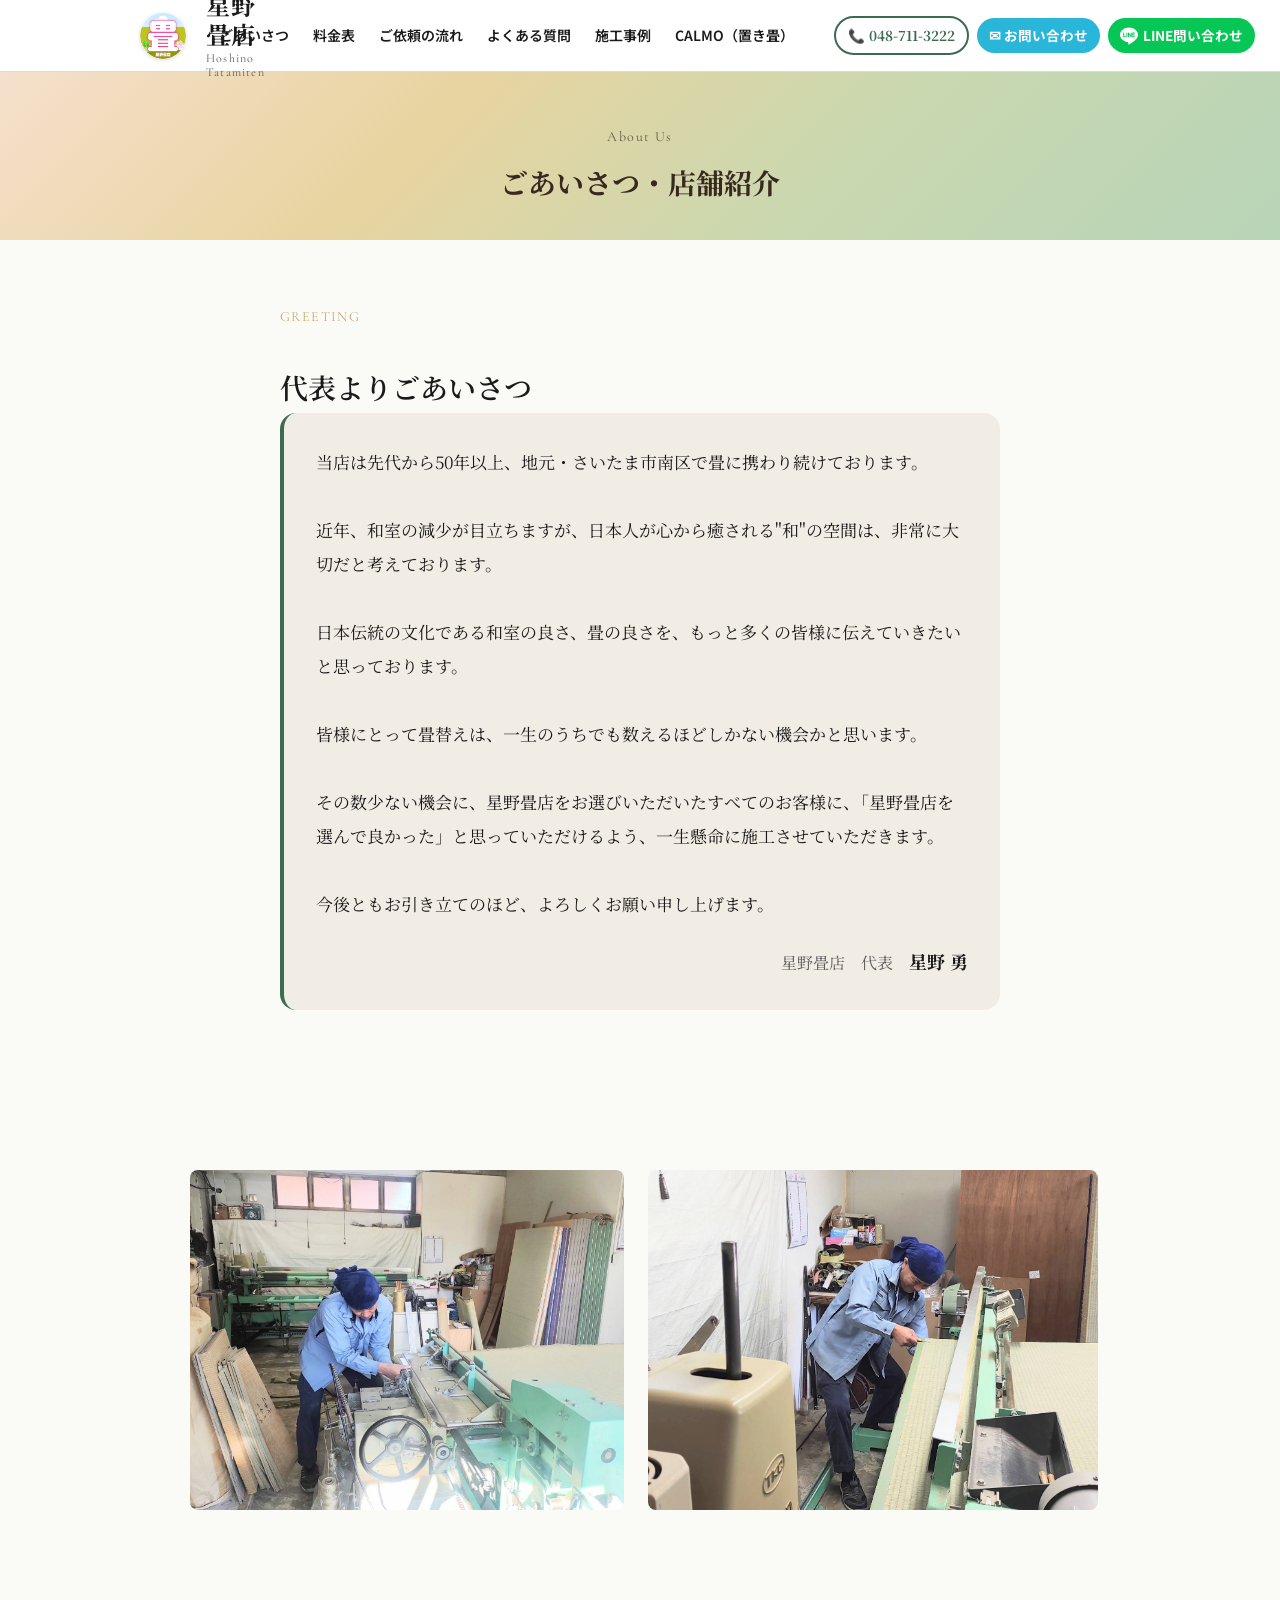
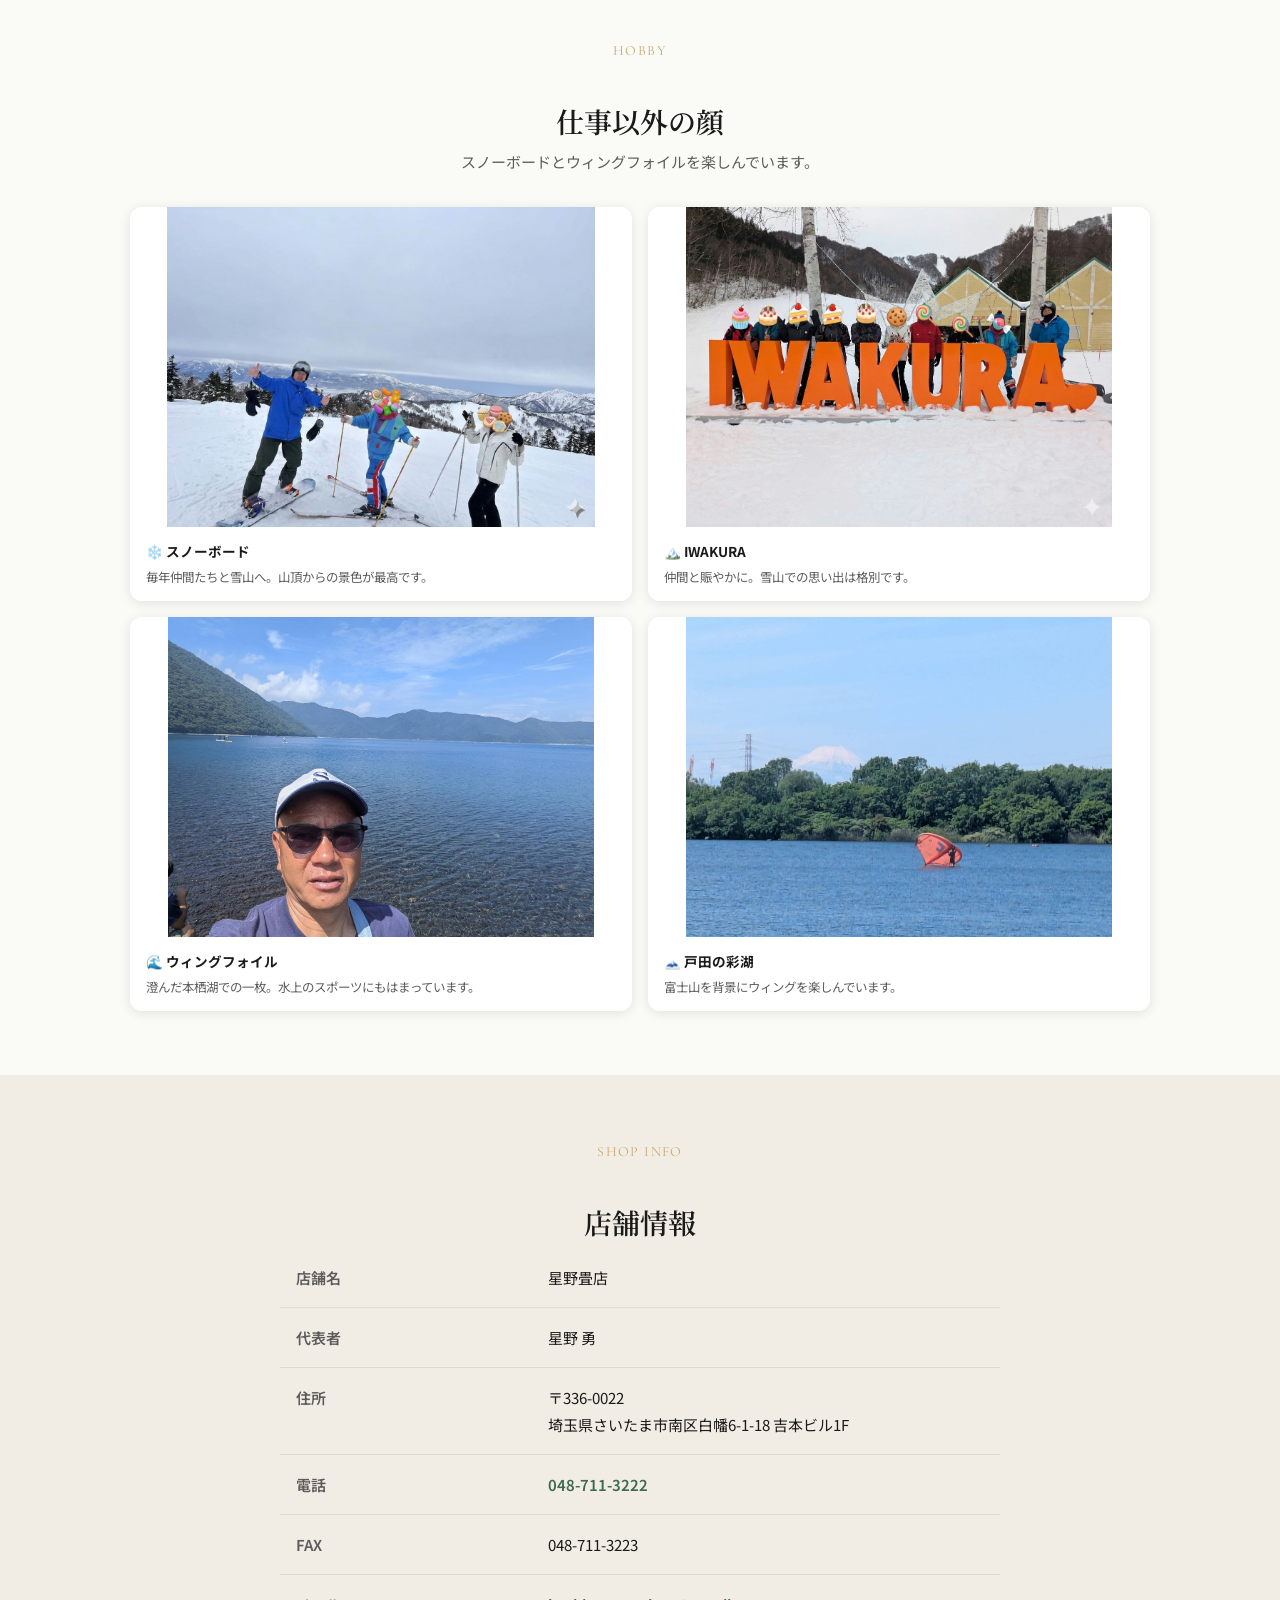
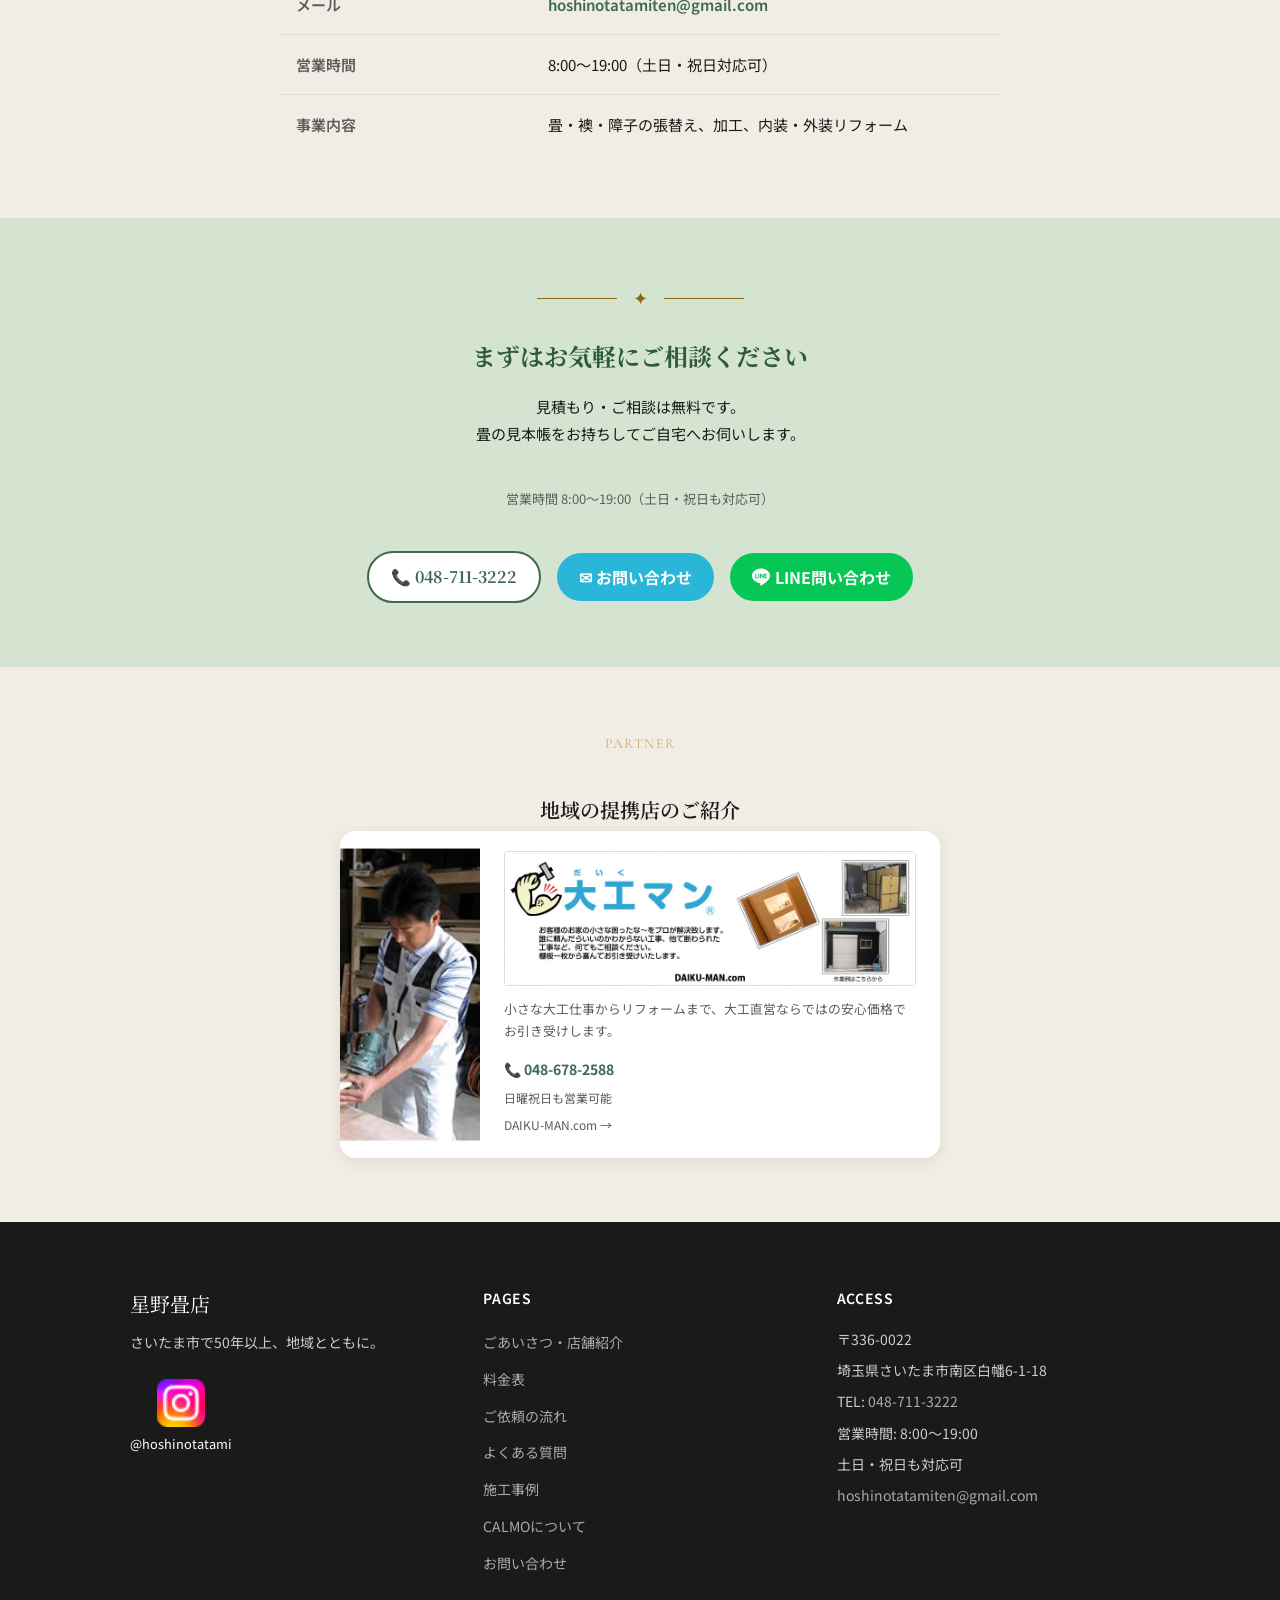
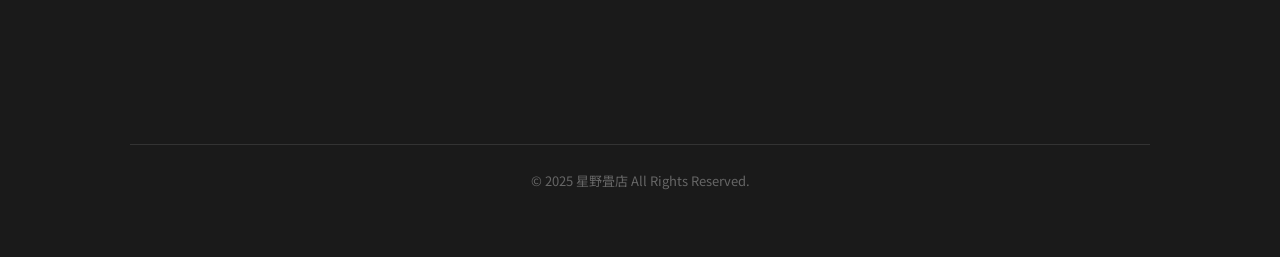
<file: greeting.html>
<!DOCTYPE html>
<html lang="ja">
<head>
  <meta charset="UTF-8">
  <meta name="viewport" content="width=device-width, initial-scale=1">
  <title>ごあいさつ・店舗紹介 | 星野畳店</title>
  <meta name="description" content="さいたま市南区白幡で50年以上の実績。星野畳店代表・星野勇のごあいさつと店舗情報をご紹介します。">
  <meta property="og:title" content="ごあいさつ・店舗紹介 | 星野畳店">
  <meta property="og:description" content="さいたま市南区白幡で50年以上の実績。星野畳店代表・星野勇のごあいさつと店舗情報をご紹介します。">
  <meta property="og:type" content="website">
  <meta property="og:url" content="https://hoshino-tatami-site.pages.dev/greeting.html">
  <meta property="og:image" content="https://hoshino-tatami-site.pages.dev/src/images/og-image.jpg">
  <meta property="og:image:width" content="1200">
  <meta property="og:image:height" content="630">
  <meta name="twitter:card" content="summary_large_image">
  <link rel="icon" type="image/png" href="src/images/logo.png">
  <link rel="canonical" href="https://hoshino-tatami-site.pages.dev/greeting.html">
  <link rel="stylesheet" href="src/css/style.css">
  <link rel="stylesheet" href="https://cdnjs.cloudflare.com/ajax/libs/font-awesome/6.5.0/css/all.min.css">
</head>
<body>

  <header class="header">
    <div class="container header__inner">
      <a href="index.html" class="header__logo">
        <img src="src/images/logo-mark.jpg" alt="星野畳店" class="header__logo-img">
        <span class="header__logo-text">
          <span class="header__logo-name">星野畳店</span>
          <span class="header__logo-en">Hoshino Tatamiten</span>
        </span>
      </a>
      <nav class="header__nav" aria-label="メインナビゲーション">
        <a href="greeting.html">ごあいさつ</a>
        <a href="price.html">料金表</a>
        <a href="flow.html">ご依頼の流れ</a>
        <a href="flow.html#faq">よくある質問</a>
        <a href="ex.html">施工事例</a>
        <a href="calmo.html">CALMO（置き畳）</a>
      </nav>

      <div class="header__contact">
        <a href="tel:048-711-3222" class="header__contact-tel">
          📞 <span>048-711-3222</span>
        </a>
        <a href="contact.html" class="header__contact-btn header__contact-mail">
          ✉ お問い合わせ
        </a>
        <a href="https://lin.ee/NYs3I5o" target="_blank" rel="noopener" class="header__contact-btn header__contact-line">
          <svg width="18" height="18" viewBox="0 0 24 24" fill="currentColor" style="vertical-align:middle;margin-right:5px;"><path d="M19.365 9.863c.349 0 .63.285.63.631 0 .345-.281.63-.63.63H17.61v1.125h1.755c.349 0 .63.283.63.63 0 .344-.281.629-.63.629h-2.386c-.345 0-.627-.285-.627-.629V8.108c0-.345.282-.63.63-.63h2.386c.346 0 .627.285.627.63 0 .349-.281.63-.63.63H17.61v1.125h1.755zm-3.855 3.016c0 .27-.174.51-.432.596-.064.021-.133.031-.199.031-.211 0-.391-.09-.51-.25l-2.443-3.317v2.94c0 .344-.279.629-.631.629-.346 0-.626-.285-.626-.629V8.108c0-.27.173-.51.43-.595.06-.023.136-.033.194-.033.195 0 .375.104.495.254l2.462 3.33V8.108c0-.345.282-.63.63-.63.345 0 .63.285.63.63v4.771zm-5.741 0c0 .344-.282.629-.631.629-.345 0-.627-.285-.627-.629V8.108c0-.345.282-.63.63-.63.346 0 .628.285.628.63v4.771zm-2.466.629H4.917c-.345 0-.63-.285-.63-.629V8.108c0-.345.285-.63.63-.63.348 0 .63.285.63.63v4.141h1.756c.348 0 .629.283.629.63 0 .344-.281.629-.629.629M24 10.314C24 4.943 18.615.572 12 .572S0 4.943 0 10.314c0 4.811 4.27 8.842 10.035 9.608.391.082.923.258 1.058.59.12.301.079.766.038 1.08l-.164 1.02c-.045.301-.24 1.186 1.049.645 1.291-.539 6.916-4.078 9.436-6.975C23.176 14.393 24 12.458 24 10.314"/></svg>
          LINE問い合わせ
        </a>
      </div>
      <button class="hamburger" id="hamburger" aria-label="メニューを開く">
        <span></span><span></span><span></span>
      </button>
    </div>
  </header>

  <div class="drawer-overlay" id="drawerOverlay"></div>
  <nav class="drawer" id="drawer">
    <button class="drawer__close" id="drawerClose">✕</button>
    <ul class="drawer__nav">
      <li><a href="greeting.html">ごあいさつ・店舗紹介</a></li>
      <li><a href="price.html">料金表</a></li>
      <li><a href="flow.html">ご依頼の流れ</a></li>
      <li><a href="flow.html#faq">よくある質問</a></li>
      <li><a href="ex.html">施工事例</a></li>
      <li><a href="calmo.html">CALMOについて</a></li>
      <li><a href="contact.html">お問い合わせ</a></li>
    </ul>
  </nav>

  <!-- ページヘッダー -->
  <div style="background:linear-gradient(135deg,#f5e0cc 0%,#e8d4a0 33%,#c8d8b0 66%,#b8d4b8 100%);padding:3rem 0 2rem;color:#382820;text-align:center;">
    <div class="container">
      <span style="font-family:var(--font-en);font-size:0.875rem;letter-spacing:0.1em;opacity:0.7;">About Us</span>
      <h1 style="font-family:var(--font-heading);font-size:1.75rem;margin-top:0.5rem;">ごあいさつ・店舗紹介</h1>
    </div>
  </div>

  <!-- ごあいさつ -->
  <section class="section">
    <div class="container">
      <div style="max-width:720px;margin:0 auto;">
        <span class="section-title-en" style="text-align:left;">Greeting</span>
        <h2 class="section-title" style="text-align:left;">代表よりごあいさつ</h2>

        <div style="background:var(--color-surface);border-radius:var(--radius-lg);padding:2rem;margin-bottom:2rem;border-left:4px solid var(--color-primary);">
          <p style="font-family:var(--font-heading);font-size:1.0625rem;line-height:2;color:var(--color-text);">
            当店は先代から50年以上、地元・さいたま市南区で畳に携わり続けております。<br><br>
            近年、和室の減少が目立ちますが、日本人が心から癒される"和"の空間は、非常に大切だと考えております。<br><br>
            日本伝統の文化である和室の良さ、畳の良さを、もっと多くの皆様に伝えていきたいと思っております。<br><br>
            皆様にとって畳替えは、一生のうちでも数えるほどしかない機会かと思います。<br><br>
            その数少ない機会に、星野畳店をお選びいただいたすべてのお客様に、「星野畳店を選んで良かった」と思っていただけるよう、一生懸命に施工させていただきます。<br><br>
            今後ともお引き立てのほど、よろしくお願い申し上げます。
          </p>
          <p style="margin-top:1.5rem;font-family:var(--font-heading);font-size:1rem;text-align:right;color:var(--color-text-sub);">
            星野畳店　代表　<strong style="color:var(--color-text);font-size:1.125rem;">星野 勇</strong>
          </p>
        </div>
      </div>
    </div>
  </section>

  <!-- 職人写真 -->
  <section class="section">
    <div class="container">
      <div style="display:flex;gap:1.5rem;max-width:900px;margin:0 auto;">
        <img src="src/images/craftsman1.jpg" alt="職人が機械で畳を加工している様子" style="width:50%;height:340px;object-fit:cover;border-radius:8px;">
        <img src="src/images/craftsman2.jpg" alt="職人が畳を縫っている様子" style="width:50%;height:340px;object-fit:cover;border-radius:8px;">
      </div>
    </div>
  </section>

  <!-- 趣味・プライベート -->
  <section class="section">
    <div class="container">
      <span class="section-title-en">Hobby</span>
      <h2 class="section-title">仕事以外の顔</h2>
      <p style="text-align:center;color:var(--color-text-sub);font-size:0.9375rem;margin-bottom:2rem;">スノーボードとウィングフォイルを楽しんでいます。</p>
      <div style="display:grid;grid-template-columns:repeat(2,1fr);gap:1rem;">
        <div style="border-radius:0.75rem;overflow:hidden;box-shadow:0 2px 12px rgba(0,0,0,0.1);">
          <img src="src/images/Gemini_Generated_Image_lr8zu5lr8zu5lr8z.jpg" alt="スノーボード 山頂からの眺め" style="width:100%;height:320px;object-fit:contain;background:#fff;display:block;">
          <div style="padding:0.75rem 1rem;background:#fff;">
            <p style="font-size:0.85rem;font-weight:700;color:var(--color-text);margin-bottom:0.2rem;">❄️ スノーボード</p>
            <p style="font-size:0.78rem;color:var(--color-text-sub);">毎年仲間たちと雪山へ。山頂からの景色が最高です。</p>
          </div>
        </div>
        <div style="border-radius:0.75rem;overflow:hidden;box-shadow:0 2px 12px rgba(0,0,0,0.1);">
          <img src="src/images/Gemini_Generated_Image_16ac9c16ac9c16ac.jpg" alt="スノーボード IWAKURAスキー場" style="width:100%;height:320px;object-fit:contain;background:#fff;display:block;">
          <div style="padding:0.75rem 1rem;background:#fff;">
            <p style="font-size:0.85rem;font-weight:700;color:var(--color-text);margin-bottom:0.2rem;">🏔️ IWAKURA</p>
            <p style="font-size:0.78rem;color:var(--color-text-sub);">仲間と賑やかに。雪山での思い出は格別です。</p>
          </div>
        </div>
        <div style="border-radius:0.75rem;overflow:hidden;box-shadow:0 2px 12px rgba(0,0,0,0.1);">
          <img src="src/images/24519.jpg" alt="ウィングフォイル 湖でのひとこま" style="width:100%;height:320px;object-fit:contain;background:#fff;display:block;">
          <div style="padding:0.75rem 1rem;background:#fff;">
            <p style="font-size:0.85rem;font-weight:700;color:var(--color-text);margin-bottom:0.2rem;">🌊 ウィングフォイル</p>
            <p style="font-size:0.78rem;color:var(--color-text-sub);">澄んだ本栖湖での一枚。水上のスポーツにもはまっています。</p>
          </div>
        </div>
        <div style="border-radius:0.75rem;overflow:hidden;box-shadow:0 2px 12px rgba(0,0,0,0.1);">
          <img src="src/images/24520.jpg" alt="ウィングフォイル 戸田の彩湖 富士山バック" style="width:100%;height:320px;object-fit:contain;background:#fff;display:block;">
          <div style="padding:0.75rem 1rem;background:#fff;">
            <p style="font-size:0.85rem;font-weight:700;color:var(--color-text);margin-bottom:0.2rem;">🗻 戸田の彩湖</p>
            <p style="font-size:0.78rem;color:var(--color-text-sub);">富士山を背景にウィングを楽しんでいます。</p>
          </div>
        </div>
      </div>
    </div>
  </section>

  <!-- 店舗情報 -->
  <section class="section section-bg">
    <div class="container">
      <div style="max-width:720px;margin:0 auto;">
        <span class="section-title-en">Shop Info</span>
        <h2 class="section-title">店舗情報</h2>

        <table style="width:100%;border-collapse:collapse;font-size:0.9375rem;">
          <tbody>
            <tr style="border-bottom:1px solid var(--color-border);">
              <th style="padding:1rem;text-align:left;width:35%;color:var(--color-text-sub);font-weight:600;vertical-align:top;">店舗名</th>
              <td style="padding:1rem;color:var(--color-text);">星野畳店</td>
            </tr>
            <tr style="border-bottom:1px solid var(--color-border);">
              <th style="padding:1rem;text-align:left;color:var(--color-text-sub);font-weight:600;vertical-align:top;">代表者</th>
              <td style="padding:1rem;color:var(--color-text);">星野 勇</td>
            </tr>
            <tr style="border-bottom:1px solid var(--color-border);">
              <th style="padding:1rem;text-align:left;color:var(--color-text-sub);font-weight:600;vertical-align:top;">住所</th>
              <td style="padding:1rem;color:var(--color-text);">
                〒336-0022<br>
                埼玉県さいたま市南区白幡6-1-18 吉本ビル1F
              </td>
            </tr>
            <tr style="border-bottom:1px solid var(--color-border);">
              <th style="padding:1rem;text-align:left;color:var(--color-text-sub);font-weight:600;vertical-align:top;">電話</th>
              <td style="padding:1rem;"><a href="tel:048-711-3222" style="color:var(--color-primary);font-weight:600;">048-711-3222</a></td>
            </tr>
            <tr style="border-bottom:1px solid var(--color-border);">
              <th style="padding:1rem;text-align:left;color:var(--color-text-sub);font-weight:600;vertical-align:top;">FAX</th>
              <td style="padding:1rem;color:var(--color-text);">048-711-3223</td>
            </tr>
            <tr style="border-bottom:1px solid var(--color-border);">
              <th style="padding:1rem;text-align:left;color:var(--color-text-sub);font-weight:600;vertical-align:top;">メール</th>
              <td style="padding:1rem;"><a href="mailto:hoshinotatamiten@gmail.com" style="color:var(--color-primary);font-weight:600;">hoshinotatamiten@gmail.com</a></td>
            </tr>
            <tr style="border-bottom:1px solid var(--color-border);">
              <th style="padding:1rem;text-align:left;color:var(--color-text-sub);font-weight:600;vertical-align:top;">営業時間</th>
              <td style="padding:1rem;color:var(--color-text);">8:00〜19:00（土日・祝日対応可）</td>
            </tr>
            <tr>
              <th style="padding:1rem;text-align:left;color:var(--color-text-sub);font-weight:600;vertical-align:top;">事業内容</th>
              <td style="padding:1rem;color:var(--color-text);">畳・襖・障子の張替え、加工、内装・外装リフォーム</td>
            </tr>
          </tbody>
        </table>
      </div>
    </div>
  </section>

  <!-- ========== お問い合わせCTA ========== -->
  <section class="cta" aria-label="お問い合わせ">
    <div class="container">
      <div class="cta__deco"><span>✦</span></div>
      <h2 class="cta__title">まずはお気軽にご相談ください</h2>
      <p class="cta__text">見積もり・ご相談は無料です。<br>畳の見本帳をお持ちしてご自宅へお伺いします。</p>
      <p class="cta__hours">営業時間 8:00〜19:00（土日・祝日も対応可）</p>
      <div class="cta__buttons">
        <a href="tel:048-711-3222" class="header__contact-tel cta__contact-btn">
          📞 <span>048-711-3222</span>
        </a>
        <a href="contact.html" class="header__contact-btn header__contact-mail cta__contact-btn">
          ✉ お問い合わせ
        </a>
        <a href="https://lin.ee/NYs3I5o" target="_blank" rel="noopener" class="header__contact-btn header__contact-line cta__contact-btn">
          <svg width="18" height="18" viewBox="0 0 24 24" fill="currentColor" style="vertical-align:middle;margin-right:5px;"><path d="M19.365 9.863c.349 0 .63.285.63.631 0 .345-.281.63-.63.63H17.61v1.125h1.755c.349 0 .63.283.63.63 0 .344-.281.629-.63.629h-2.386c-.345 0-.627-.285-.627-.629V8.108c0-.345.282-.63.63-.63h2.386c.346 0 .627.285.627.63 0 .349-.281.63-.63.63H17.61v1.125h1.755zm-3.855 3.016c0 .27-.174.51-.432.596-.064.021-.133.031-.199.031-.211 0-.391-.09-.51-.25l-2.443-3.317v2.94c0 .344-.279.629-.631.629-.346 0-.626-.285-.626-.629V8.108c0-.27.173-.51.43-.595.06-.023.136-.033.194-.033.195 0 .375.104.495.254l2.462 3.33V8.108c0-.345.282-.63.63-.63.345 0 .63.285.63.63v4.771zm-5.741 0c0 .344-.282.629-.631.629-.345 0-.627-.285-.627-.629V8.108c0-.345.282-.63.63-.63.346 0 .628.285.628.63v4.771zm-2.466.629H4.917c-.345 0-.63-.285-.63-.629V8.108c0-.345.285-.63.63-.63.348 0 .63.285.63.63v4.141h1.756c.348 0 .629.283.629.63 0 .344-.281.629-.629.629M24 10.314C24 4.943 18.615.572 12 .572S0 4.943 0 10.314c0 4.811 4.27 8.842 10.035 9.608.391.082.923.258 1.058.59.12.301.079.766.038 1.08l-.164 1.02c-.045.301-.24 1.186 1.049.645 1.291-.539 6.916-4.078 9.436-6.975C23.176 14.393 24 12.458 24 10.314"/></svg>
          LINE問い合わせ
        </a>
      </div>
    </div>
  </section>

  <!-- ========== 提携店：大工マン ========== -->
  <section class="section" style="background:var(--color-surface);">
    <div class="container">
      <span class="section-title-en">Partner</span>
      <h2 class="section-title" style="font-size:1.25rem;">地域の提携店のご紹介</h2>
      <div style="max-width:600px;margin:0 auto;background:#fff;border-radius:1rem;overflow:hidden;box-shadow:0 4px 16px rgba(0,0,0,0.08);display:flex;align-items:stretch;">
        <div style="width:140px;flex-shrink:0;">
          <img src="src/images/daiku-man-photo.jpg" alt="大工マン 職人" style="width:100%;height:100%;object-fit:cover;display:block;">
        </div>
        <div style="padding:1.25rem 1.5rem;flex:1;">
          <img src="src/images/daiku-man-main1.jpg" alt="大工マン" style="width:100%;height:auto;display:block;margin-bottom:0.75rem;border-radius:4px;">
          <p style="font-size:0.8rem;color:var(--color-text-sub);line-height:1.7;margin-bottom:0.75rem;">小さな大工仕事からリフォームまで、大工直営ならではの安心価格でお引き受けします。</p>
          <a href="tel:048-678-2588" style="display:inline-flex;align-items:center;gap:0.4rem;font-size:0.875rem;font-weight:700;color:var(--color-primary);text-decoration:none;">📞 048-678-2588</a>
          <p style="font-size:0.75rem;color:var(--color-text-sub);margin-top:0.3rem;">日曜祝日も営業可能</p>
          <a href="https://www.daiku-man.com" target="_blank" rel="noopener" style="font-size:0.75rem;color:var(--color-text-sub);">DAIKU-MAN.com →</a>
        </div>
      </div>
    </div>
  </section>
<!-- ========== フッター ========== -->
  <footer class="footer">
    <div class="container">
      <div class="footer__grid">
        <div>
          <p class="footer__brand-name">星野畳店</p>
          <p class="footer__tagline">さいたま市で50年以上、地域とともに。</p>
          <div class="footer__sns">
            <a href="https://www.instagram.com/hoshinotatami/" target="_blank" rel="noopener noreferrer" aria-label="Instagram">
              <img src="src/images/instagram-logo.png" alt="Instagram" style="width:48px;height:48px;">
              <span>@hoshinotatami</span>
            </a>
          </div>
        </div>

        <div>
          <p class="footer__nav-title">Pages</p>
          <ul class="footer__nav-list">
            <li><a href="greeting.html">ごあいさつ・店舗紹介</a></li>
            <li><a href="price.html">料金表</a></li>
            <li><a href="flow.html">ご依頼の流れ</a></li>
            <li><a href="flow.html#faq">よくある質問</a></li>
            <li><a href="ex.html">施工事例</a></li>
            <li><a href="calmo.html">CALMOについて</a></li>
            <li><a href="contact.html">お問い合わせ</a></li>
          </ul>
        </div>

        <div>
          <p class="footer__nav-title">Access</p>
          <div class="footer__info">
            <p>〒336-0022</p>
            <p>埼玉県さいたま市南区白幡6-1-18</p>
            <p>TEL: <a href="tel:048-711-3222" style="color:#aaa;">048-711-3222</a></p>
            <p>営業時間: 8:00〜19:00</p>
            <p>土日・祝日も対応可</p>
            <p><a href="mailto:hoshinotatamiten@gmail.com" style="color:#aaa;">hoshinotatamiten@gmail.com</a></p>
          </div>
          <!-- Googleマップ埋め込み -->
          <div style="margin-top:1rem;border-radius:8px;overflow:hidden;">
            <iframe src="https://maps.google.com/maps?q=星野畳店+さいたま市南区白幡6-1-18&output=embed&z=16" width="100%" height="180" style="border:0;display:block;" allowfullscreen="" loading="lazy"></iframe>
          </div>
        </div>
      </div>

      <div class="footer__bottom">
        <p>© 2025 星野畳店 All Rights Reserved.</p>
      </div>
    </div>
  </footer>

  <a href="tel:048-711-3222" class="btn-call-fixed">📞 電話で問い合わせる（無料）</a>
  <script src="src/js/main.js"></script>
</body>
</html>
</file>
<file: src/css/style.css>
/* =============================================
   星野畳店 メインCSS
   デザイン仕様: ../../../hoshino-tatami-design.md
   ============================================= */

/* ---------- Google Fonts ---------- */
@import url('https://fonts.googleapis.com/css2?family=Noto+Serif+JP:wght@400;600;700&family=Noto+Sans+JP:wght@400;600&family=Cormorant+Garamond:ital,wght@0,400;0,600;1,400&display=swap');

/* ---------- CSS変数 ---------- */
:root {
  /* カラー */
  --color-primary:   #3D6B4F;
  --color-primary-dark: #2d5340;
  --color-secondary: #8B6914;
  --color-accent:    #C8A96E;
  --color-bg:        #FAFAF7;
  --color-surface:   #F2EDE4;
  --color-text:      #1A1A1A;
  --color-text-sub:  #5C5C5C;
  --color-border:    #E0D9CE;
  --color-white:     #FFFFFF;
  --color-dark:      #1A1A1A;

  /* フォント */
  --font-heading: 'Noto Serif JP', 'Yu Mincho', '游明朝', serif;
  --font-body:    'Noto Sans JP', 'Hiragino Kaku Gothic ProN', sans-serif;
  --font-en:      'Cormorant Garamond', serif;

  /* スペーシング */
  --sp-xs:  8px;
  --sp-sm:  16px;
  --sp-md:  24px;
  --sp-lg:  40px;
  --sp-xl:  64px;
  --sp-2xl: 96px;

  /* コンテナ */
  --container-max: 1100px;
  --container-px:  16px;

  /* ボーダー半径 */
  --radius-sm: 4px;
  --radius-md: 8px;
  --radius-lg: 16px;

  /* シャドウ */
  --shadow-sm: 0 2px 8px rgba(0,0,0,0.06);
  --shadow-md: 0 4px 16px rgba(0,0,0,0.10);
  --shadow-lg: 0 8px 32px rgba(0,0,0,0.14);

  /* トランジション */
  --transition: 0.2s ease;
}

/* ---------- リセット & ベース ---------- */
*, *::before, *::after {
  box-sizing: border-box;
  margin: 0;
  padding: 0;
}

html {
  font-size: 16px;
  scroll-behavior: smooth;
}

body {
  font-family: var(--font-body);
  font-size: 1rem;
  line-height: 1.8;
  color: var(--color-text);
  background-color: var(--color-bg);
  -webkit-font-smoothing: antialiased;
}

img {
  max-width: 100%;
  height: auto;
  display: block;
}

a {
  color: var(--color-primary);
  text-decoration: none;
  transition: color var(--transition);
}

a:hover { color: var(--color-primary-dark); }

ul, ol { list-style: none; }

/* ---------- コンテナ ---------- */
.container {
  max-width: var(--container-max);
  margin: 0 auto;
  padding: 0 var(--container-px);
}

/* ---------- セクション共通 ---------- */
.section {
  padding: var(--sp-xl) 0;
}

.section-title {
  font-family: var(--font-heading);
  font-size: 1.75rem;
  font-weight: 600;
  color: var(--color-text);
  text-align: center;
  margin-bottom: var(--sp-xs);
  line-height: 1.3;
}

.section-title-en {
  font-family: var(--font-en);
  font-size: 0.875rem;
  color: var(--color-accent);
  text-align: center;
  letter-spacing: 0.1em;
  text-transform: uppercase;
  margin-bottom: var(--sp-lg);
  display: block;
}

.section-bg {
  background-color: var(--color-surface);
}

/* ---------- ヘッダー ---------- */
.header {
  position: sticky;
  top: 0;
  z-index: 1000;
  background: var(--color-white);
  border-bottom: 1px solid var(--color-border);
  height: 60px;
  display: flex;
  align-items: center;
}

.header__inner {
  display: flex;
  align-items: center;
  justify-content: space-between;
  width: 100%;
  max-width: 100%;
  gap: 0;
}

.header__logo {
  display: flex;
  align-items: center;
  gap: 20px;
  margin-left: 100px;
}

.header__logo-img {
  height: 46px;
  width: 46px;
  object-fit: cover;
  display: block;
  border-radius: 50%;
  box-shadow: 0 1px 4px rgba(0,0,0,0.15);
  flex-shrink: 0;
}

.header__logo-text {
  display: flex;
  flex-direction: column;
  gap: 2px;
}

.header__logo-name {
  font-family: var(--font-heading);
  font-size: 1.5rem;
  font-weight: 700;
  color: var(--color-text);
  letter-spacing: 0.05em;
  line-height: 1.2;
}

.header__logo-en {
  font-family: var(--font-en);
  font-size: 0.75rem;
  color: var(--color-text-sub);
  letter-spacing: 0.1em;
  line-height: 1.2;
}

.header__nav {
  display: none;
}

.header__contact {
  display: none; /* SP非表示 */
  align-items: center;
  gap: var(--sp-sm);
}

.header__tel {
  font-size: 0.875rem;
  font-weight: 600;
  color: var(--color-text);
}

/* ---------- ハンバーガーメニュー ---------- */
.hamburger {
  display: flex;
  flex-direction: column;
  gap: 5px;
  background: none;
  border: none;
  cursor: pointer;
  padding: var(--sp-xs);
}

.hamburger span {
  display: block;
  width: 24px;
  height: 2px;
  background: var(--color-text);
  transition: var(--transition);
}

/* ---------- ドロワーメニュー（SP） ---------- */
.drawer {
  position: fixed;
  top: 0;
  right: -100%;
  width: 280px;
  height: 100%;
  background: var(--color-white);
  z-index: 2000;
  padding: var(--sp-xl) var(--sp-lg);
  transition: right 0.3s ease;
  box-shadow: var(--shadow-lg);
}

.drawer.is-open { right: 0; }

.drawer__close {
  position: absolute;
  top: var(--sp-md);
  right: var(--sp-md);
  background: none;
  border: none;
  font-size: 1.5rem;
  cursor: pointer;
  color: var(--color-text);
}

.drawer__nav li {
  border-bottom: 1px solid var(--color-border);
}

.drawer__nav a {
  display: block;
  padding: var(--sp-md) 0;
  font-size: 1rem;
  color: var(--color-text);
  font-weight: 600;
}

.drawer-overlay {
  display: none;
  position: fixed;
  inset: 0;
  background: rgba(0,0,0,0.4);
  z-index: 1999;
}

.drawer-overlay.is-open { display: block; }

/* ---------- ヒーローセクション ---------- */
.hero {
  position: relative;
  height: 440px;
  overflow: hidden;
  background: var(--color-dark);
}

.hero__slide {
  position: absolute;
  inset: 0;
  opacity: 0;
  transition: opacity 1.5s ease;
}

.hero__slide.is-active { opacity: 1; }

/* ケンバーンズ効果（ゆっくりズームイン） */
.hero__bg {
  position: absolute;
  inset: -8%;
  background-size: cover;
  background-position: top center;
  animation: kenburns 8s ease-out forwards;
}

.hero__slide.is-active .hero__bg {
  animation: kenburns 8s ease-out forwards;
}

@keyframes kenburns {
  0%   { transform: scale(1.08); }
  100% { transform: scale(1.0); }
}

.hero__overlay {
  position: absolute;
  inset: 0;
  background: linear-gradient(
    to top,
    rgba(0,0,0,0.55) 0%,
    rgba(0,0,0,0.15) 50%,
    rgba(0,0,0,0.05) 100%
  );
  z-index: 1;
}

.hero__content {
  position: absolute;
  bottom: var(--sp-xl);
  left: var(--sp-md);
  right: var(--sp-md);
  color: var(--color-white);
  z-index: 2;
}

.hero__eyecatch {
  font-size: 0.8125rem;
  letter-spacing: 0.08em;
  opacity: 0.85;
  margin-bottom: var(--sp-xs);
  font-family: var(--font-body);
}

.hero__title {
  font-family: var(--font-heading);
  font-size: 1.75rem;
  font-weight: 700;
  line-height: 1.4;
  margin-bottom: var(--sp-sm);
  text-shadow: 0 2px 8px rgba(0,0,0,0.5);
}

.hero__subtitle {
  font-size: 0.875rem;
  margin-bottom: var(--sp-md);
  opacity: 0.9;
}

.hero__buttons {
  display: flex;
  flex-direction: column;
  gap: var(--sp-sm);
}

.hero__buttons-row {
  display: flex;
  gap: var(--sp-sm);
}

.hero__cta-btn {
  display: inline-flex;
  align-items: center;
  padding: 6px 14px;
  border-radius: 999px;
  font-size: 0.78rem;
  font-weight: 700;
  text-decoration: none;
  white-space: nowrap;
  transition: opacity 0.2s;
}
.hero__cta-btn:hover { opacity: 0.85; }

.hero__cta-case {
  background: var(--color-primary);
  color: var(--color-white);
}

.hero__cta-tel {
  background: var(--color-white);
  color: var(--color-primary);
  border: 2px solid var(--color-primary);
}

.hero__cta-mail {
  background: #29B6D8;
  color: var(--color-white);
}

.hero__cta-line {
  background: #06C755;
  color: var(--color-white);
}

/* 右上：理念テキスト */
.hero__philosophy {
  display: none; /* SP は非表示 */
}

/* ---------- スライドインジケーター（ドット） ---------- */
.hero__dots {
  position: absolute;
  bottom: var(--sp-md);
  left: 50%;
  transform: translateX(-50%);
  display: flex;
  gap: 8px;
  z-index: 2;
}

.hero__dot {
  width: 8px;
  height: 8px;
  border-radius: 50%;
  background: rgba(255,255,255,0.4);
  border: none;
  cursor: pointer;
  transition: all 0.3s ease;
  padding: 0;
}

.hero__dot.is-active {
  background: #fff;
  width: 24px;
  border-radius: 4px;
}

/* ---------- ボタン ---------- */
.btn {
  display: inline-flex;
  align-items: center;
  justify-content: center;
  gap: var(--sp-xs);
  padding: 12px 28px;
  border-radius: var(--radius-sm);
  font-size: 0.9375rem;
  font-weight: 600;
  font-family: var(--font-body);
  cursor: pointer;
  transition: all var(--transition);
  border: none;
  text-decoration: none;
  white-space: nowrap;
}

.btn-primary {
  background: var(--color-primary);
  color: var(--color-white);
}

.btn-primary:hover {
  background: var(--color-primary-dark);
  color: var(--color-white);
}

.btn-secondary {
  background: transparent;
  color: var(--color-white);
  border: 1.5px solid var(--color-white);
}

.btn-secondary:hover {
  background: var(--color-white);
  color: var(--color-primary);
}

.btn-outline {
  background: transparent;
  color: var(--color-primary);
  border: 1.5px solid var(--color-primary);
}

.btn-outline:hover {
  background: var(--color-primary);
  color: var(--color-white);
}

/* ---------- スマホ固定電話ボタン ---------- */
.btn-call-fixed {
  display: flex;
  align-items: center;
  justify-content: center;
  gap: 8px;
  position: fixed;
  bottom: 0;
  left: 0;
  width: 100%;
  background: #fff;
  border-top: 1px solid var(--color-border);
  padding: 10px 12px;
  z-index: 999;
  box-shadow: 0 -2px 10px rgba(0,0,0,0.1);
}
.btn-call-fixed__tel,
.btn-call-fixed__mail,
.btn-call-fixed__line {
  display: flex;
  align-items: center;
  justify-content: center;
  flex: 1 1 0;
  min-width: 0;
  padding: 10px 4px;
  border-radius: 999px;
  font-size: 0.78rem;
  font-weight: 700;
  text-decoration: none;
  text-align: center;
  white-space: nowrap;
  overflow: hidden;
}
.btn-call-fixed__tel {
  border: 2px solid var(--color-primary);
  background: #fff;
  color: var(--color-primary);
}
.btn-call-fixed__mail {
  background: #29B6D8;
  color: #fff;
}
.btn-call-fixed__line {
  background: #06C755;
  color: #fff;
}

/* ---------- 理念セクション ---------- */
.philosophy {
  background: var(--color-white);
  padding: var(--sp-xl) 0;
  border-bottom: 1px solid var(--color-border);
}

.philosophy__inner {
  max-width: 680px;
  margin: 0 auto;
  text-align: center;
}

.philosophy__deco {
  color: var(--color-accent);
  font-size: 1.25rem;
  letter-spacing: 0.3em;
  margin-bottom: var(--sp-md);
}

.philosophy__title {
  font-family: var(--font-heading);
  font-size: 1.5rem;
  font-weight: 700;
  line-height: 1.6;
  color: var(--color-text);
  margin-bottom: var(--sp-lg);
}

.philosophy__text {
  font-size: 0.9375rem;
  line-height: 2;
  color: var(--color-text-sub);
  text-align: left;
}

@media (min-width: 768px) {
  .philosophy__title { font-size: 1.875rem; }
  .philosophy__text { font-size: 1rem; }
}

/* ---------- 特徴3点セクション ---------- */
.features {
  padding: var(--sp-lg) 0;
  background: #D4E4D0;
  color: var(--color-text);
}

.features__grid {
  display: grid;
  grid-template-columns: 1fr;
  gap: var(--sp-md);
}

.feature-item {
  text-align: center;
  padding: var(--sp-md);
}

.feature-item__icon {
  font-size: 2rem;
  margin-bottom: var(--sp-sm);
}

.feature-item__title {
  font-family: var(--font-heading);
  font-size: 1.125rem;
  font-weight: 700;
  color: var(--color-text);
  margin-bottom: var(--sp-xs);
}

.feature-item__text {
  font-size: 0.875rem;
  color: var(--color-text);
  line-height: 1.6;
}

/* ---------- サービス一覧 ---------- */
.services__grid {
  display: grid;
  grid-template-columns: 1fr 1fr;
  gap: var(--sp-sm);
}

.service-card {
  background: var(--color-white);
  border: 1px solid var(--color-border);
  border-radius: var(--radius-md);
  overflow: hidden;
  box-shadow: var(--shadow-sm);
  transition: transform var(--transition), box-shadow var(--transition);
  text-decoration: none;
  color: var(--color-text);
  display: block;
}

.service-card:hover {
  transform: translateY(-4px);
  box-shadow: var(--shadow-md);
  color: var(--color-text);
}

.service-card__img {
  width: 100%;
  aspect-ratio: 4/3;
  object-fit: cover;
}

.service-card__body {
  padding: var(--sp-sm);
}

.service-card__title {
  font-family: var(--font-heading);
  font-size: 1rem;
  font-weight: 700;
  margin-bottom: 4px;
  color: #1a6cb5;
}

.service-card__desc {
  font-size: 0.8125rem;
  color: var(--color-text-sub);
  line-height: 1.6;
}

/* ---------- 施工事例 写真スライダー（Before/After共通） ---------- */
.case-card__after-slider,
.case-card__before-slider {
  overflow: hidden;
  position: relative;
}
.after-track {
  display: flex;
  transition: transform 0.35s ease;
  height: 100%;
}
.after-track img {
  width: 100%;
  flex-shrink: 0;
  aspect-ratio: 4/3;
  object-fit: cover;
  display: block;
}
.after-btn {
  position: absolute;
  top: 50%;
  transform: translateY(-50%);
  background: rgba(255,255,255,0.25);
  color: rgba(255,255,255,0.8);
  border: 1px solid rgba(255,255,255,0.3);
  border-radius: 50%;
  width: 22px;
  height: 22px;
  font-size: 0.85rem;
  line-height: 1;
  cursor: pointer;
  z-index: 2;
  display: flex;
  align-items: center;
  justify-content: center;
  padding: 0;
  transition: background 0.2s;
}
.after-btn:hover {
  background: rgba(255,255,255,0.45);
}
.after-btn--prev { left: 3px; }
.after-btn--next { right: 3px; }
.after-count {
  position: absolute;
  bottom: 5px;
  right: 6px;
  background: rgba(0,0,0,0.5);
  color: #fff;
  font-size: 0.62rem;
  padding: 1px 6px;
  border-radius: 999px;
}

/* ---------- 施工事例グリッド ---------- */
.cases__grid {
  display: grid;
  grid-template-columns: 1fr;
  gap: 1.5rem;
}

/* カード本体 */
.case-card {
  background: var(--color-white);
  border: 1px solid var(--color-border);
  border-radius: var(--radius-md);
  overflow: hidden;
  box-shadow: var(--shadow-sm);
  transition: transform var(--transition), box-shadow var(--transition);
}
.case-card:hover {
  transform: translateY(-4px);
  box-shadow: var(--shadow-md);
}

/* Before/After 写真エリア */
.case-card__photos {
  display: grid;
  grid-template-columns: 1fr 1fr;
  gap: 2px;
  background: var(--color-border);
}
.case-card__photo-wrap {
  position: relative;
  overflow: hidden;
  aspect-ratio: 4/3;
  background: var(--color-surface);
}
.case-card__photo-wrap img {
  width: 100%;
  height: 100%;
  object-fit: cover;
  display: block;
}
/* Before/After ラベル */
.case-card__label {
  position: absolute;
  top: 8px;
  left: 8px;
  font-size: 0.7rem;
  font-weight: 700;
  padding: 2px 10px;
  border-radius: 999px;
  letter-spacing: 0.05em;
  z-index: 1;
}
.case-card__label--before {
  background: rgba(0,0,0,0.55);
  color: #fff;
}
.case-card__label--after {
  background: var(--color-primary);
  color: #fff;
}

/* 施工後のみ1枚の場合 */
.case-card__photos--single {
  grid-template-columns: 1fr;
}
.case-card__photos--single .case-card__photo-wrap {
  aspect-ratio: 16/9;
}

/* カード本文 */
.case-card__body {
  padding: 1rem 1.1rem 1rem;
}
.case-card__date {
  font-size: 0.8rem;
  color: var(--color-text-sub);
  margin-bottom: 0.3rem;
}
.case-card__title {
  font-family: var(--font-heading);
  font-size: 1rem;
  font-weight: 700;
  color: #1a6cb5;
  margin-bottom: 0.4rem;
}
.case-card__text {
  font-size: 0.875rem;
  color: var(--color-text);
  line-height: 1.7;
  margin-bottom: 0.75rem;
}
.case-card__meta {
  display: flex;
  flex-wrap: wrap;
  gap: 0.4rem 1rem;
  margin-bottom: 0.6rem;
}
.case-card__meta span {
  font-size: 0.78rem;
  color: var(--color-text-sub);
}
.case-card__comment {
  font-size: 0.875rem;
  color: var(--color-text);
  line-height: 1.7;
  margin-bottom: 0.7rem;
  padding-left: 0.8rem;
  border-left: 3px solid var(--color-accent);
}
.case-card__tags {
  display: flex;
  flex-wrap: wrap;
  gap: 5px;
}

.tag {
  font-size: 0.75rem;
  color: var(--color-primary);
  background: rgba(61,107,79,0.08);
  padding: 2px 8px;
  border-radius: 100px;
}

/* ---------- ステップフロー ---------- */
.steps {
  display: flex;
  flex-direction: column;
  gap: var(--sp-md);
  position: relative;
}

.steps::before {
  content: '';
  position: absolute;
  left: 23px;
  top: 0;
  bottom: 0;
  width: 2px;
  background: var(--color-border);
}

.step {
  display: flex;
  gap: var(--sp-md);
  position: relative;
}

.step__number {
  flex-shrink: 0;
  width: 48px;
  height: 48px;
  background: #F9C8D5;
  color: var(--color-white);
  border-radius: 50%;
  display: flex;
  align-items: center;
  justify-content: center;
  font-family: var(--font-en);
  font-size: 1.125rem;
  font-weight: 600;
  position: relative;
  z-index: 1;
}

.step__body { padding-top: 10px; }

.step__title {
  font-family: var(--font-heading);
  font-size: 1rem;
  font-weight: 700;
  color: var(--color-text);
  margin-bottom: 4px;
}

.step__text {
  font-size: 0.875rem;
  color: var(--color-text-sub);
  line-height: 1.7;
}

/* ---------- お客様の声 ---------- */
.reviews__grid {
  display: grid;
  grid-template-columns: 1fr;
  gap: var(--sp-md);
}

.review-card {
  background: var(--color-white);
  border: 1px solid var(--color-border);
  border-radius: var(--radius-md);
  padding: var(--sp-md);
  box-shadow: var(--shadow-sm);
}

.review-card__stars {
  color: var(--color-accent);
  font-size: 1rem;
  margin-bottom: var(--sp-xs);
}

.review-card__text {
  font-size: 0.9375rem;
  line-height: 1.8;
  margin-bottom: var(--sp-sm);
  color: var(--color-text);
}

.review-card__meta {
  font-size: 0.8125rem;
  color: var(--color-text-sub);
}

/* ---------- 料金表 ---------- */
.price-table {
  width: 100%;
  border-collapse: collapse;
  font-size: 0.9rem;
}

.price-table th,
.price-table td {
  padding: var(--sp-sm);
  border: 1px solid var(--color-border);
  text-align: left;
}

.price-table th {
  background: var(--color-primary);
  color: var(--color-white);
  font-family: var(--font-heading);
  font-weight: 600;
}

.price-table tr:nth-child(even) td {
  background: var(--color-surface);
}

.price-table .recommended {
  background: rgba(200,169,110,0.12);
  position: relative;
}

.badge-recommended {
  display: inline-block;
  background: var(--color-accent);
  color: var(--color-white);
  font-size: 0.6875rem;
  font-weight: 700;
  padding: 2px 8px;
  border-radius: 100px;
  margin-left: var(--sp-xs);
  vertical-align: middle;
}

.price-tabs {
  display: flex;
  gap: 2px;
  margin-bottom: var(--sp-md);
}

.price-tab {
  flex: 1;
  padding: var(--sp-sm);
  text-align: center;
  background: var(--color-surface);
  border: 1px solid var(--color-border);
  cursor: pointer;
  font-size: 0.9375rem;
  font-weight: 600;
  transition: var(--transition);
  border-radius: var(--radius-sm);
}

.price-tab.is-active {
  background: var(--color-primary);
  color: var(--color-white);
  border-color: var(--color-primary);
}

.price-tab-content { display: none; }
.price-tab-content.is-active { display: block; }

/* ---------- CTA セクション ---------- */
.cta {
  background: #D4E4D0;
  text-align: center;
  padding: var(--sp-xl) 0;
}

.cta__deco {
  display: flex;
  align-items: center;
  gap: 16px;
  justify-content: center;
  margin-bottom: 20px;
}
.cta__deco::before,
.cta__deco::after {
  content: '';
  flex: 1;
  max-width: 80px;
  height: 1px;
  background: var(--color-secondary);
}
.cta__deco span {
  color: var(--color-secondary);
  font-size: 1.1rem;
}

.cta__title {
  font-family: var(--font-heading);
  font-size: 1.5rem;
  font-weight: 700;
  color: #2d5a3d;
  margin-bottom: var(--sp-sm);
}

.cta__text {
  font-size: 0.9375rem;
  color: var(--color-text);
  margin-bottom: var(--sp-lg);
  line-height: 1.8;
}

.cta__tel {
  font-family: var(--font-en);
  font-size: 2rem;
  font-weight: 600;
  letter-spacing: 0.05em;
  color: var(--color-primary);
  margin-bottom: var(--sp-sm);
}

.cta__hours {
  font-size: 0.8125rem;
  color: var(--color-text-sub);
  margin-bottom: var(--sp-lg);
}

.cta__btn-tel {
  background: var(--color-primary);
  color: var(--color-white);
}
.cta__btn-form {
  background: var(--color-secondary);
  color: var(--color-white);
}

/* CTAセクション内のボタンを少し大きめに */
.cta__contact-btn {
  font-size: 1rem !important;
  padding: 10px 22px !important;
}

.cta__buttons {
  display: flex;
  flex-direction: column;
  gap: var(--sp-sm);
  align-items: center;
}

/* ---------- フッター ---------- */
.footer {
  background: var(--color-dark);
  color: #ccc;
  padding: var(--sp-xl) 0 80px; /* 80px = 固定電話ボタン分 */
}

.footer__grid {
  display: grid;
  grid-template-columns: 1fr;
  gap: var(--sp-lg);
  margin-bottom: var(--sp-lg);
}

.footer__brand-name {
  font-family: var(--font-heading);
  font-size: 1.25rem;
  color: var(--color-white);
  margin-bottom: var(--sp-xs);
}

.footer__tagline {
  font-size: 0.875rem;
  margin-bottom: var(--sp-md);
}

.footer__sns {
  display: flex;
  gap: var(--sp-sm);
}

.footer__sns a {
  display: flex;
  flex-direction: column;
  align-items: center;
  gap: 0.3rem;
  color: var(--color-white);
  text-decoration: none;
  font-size: 0.8rem;
  transition: opacity var(--transition);
}

.footer__sns a:hover { opacity: 0.75; }

.footer__nav-title {
  font-size: 0.875rem;
  font-weight: 600;
  color: var(--color-white);
  margin-bottom: var(--sp-sm);
  text-transform: uppercase;
  letter-spacing: 0.05em;
}

.footer__nav-list li + li { margin-top: 8px; }

.footer__nav-list a {
  font-size: 0.875rem;
  color: #aaa;
  transition: color var(--transition);
}

.footer__nav-list a:hover { color: var(--color-white); }

.footer__info p {
  font-size: 0.875rem;
  margin-bottom: 6px;
}

.footer__bottom {
  border-top: 1px solid #333;
  padding-top: var(--sp-md);
  text-align: center;
  font-size: 0.8125rem;
  color: #666;
}

/* =============================================
   PC レイアウト（768px〜）
   ============================================= */
@media (min-width: 768px) {
  :root {
    --container-px: 40px;
  }

  .header { height: 72px; }

  .header__nav {
    display: flex;
    align-items: center;
    gap: var(--sp-md);
    margin-left: auto;
    margin-right: var(--sp-lg);
  }

  .header__nav a {
    font-size: 0.875rem;
    font-weight: 600;
    color: var(--color-text);
    white-space: nowrap;
    transition: color var(--transition);
  }

  .header__nav a:hover { color: var(--color-primary); }

  .hamburger { display: none; }

  /* ヘッダー右：連絡先ボタン群 */
  .header__contact {
    display: flex;
    align-items: center;
    gap: 8px;
    flex-shrink: 0;
  }

  .header__contact-tel {
    display: inline-flex;
    align-items: center;
    gap: 4px;
    font-family: var(--font-heading);
    font-size: 0.85rem;
    font-weight: 700;
    color: var(--color-primary);
    white-space: nowrap;
    text-decoration: none;
    padding: 5px 12px;
    border-radius: 999px;
    border: 2px solid var(--color-primary);
    background: var(--color-white);
    transition: opacity var(--transition);
  }
  .header__contact-tel:hover { opacity: 0.8; }

  .header__contact-btn {
    display: inline-flex;
    align-items: center;
    padding: 5px 12px;
    border-radius: 999px;
    font-size: 0.85rem;
    font-weight: 700;
    white-space: nowrap;
    text-decoration: none;
    transition: opacity var(--transition);
  }
  .header__contact-btn:hover { opacity: 0.85; }

  .header__contact-mail {
    background: #29B6D8;
    color: var(--color-white);
  }

  .header__contact-line {
    background: #06C755;
    color: var(--color-white);
  }

  .hero { height: 560px; }

  /* PC：右半分・理念テキスト（枠なし） */
  .hero__philosophy {
    display: flex;
    flex-direction: column;
    justify-content: center;
    position: absolute;
    top: 0;
    right: 0;
    width: 50%;
    height: 100%;
    padding: 0 6% 0 4%;
    z-index: 2;
    text-align: left;
  }

  .hero__philosophy-title {
    font-family: var(--font-heading);
    font-size: 1.75rem;
    font-weight: 700;
    color: var(--color-white);
    line-height: 1.8;
    margin-bottom: 1.5rem;
    text-shadow: 0 2px 10px rgba(0,0,0,0.7);
  }

  .hero__philosophy-text {
    font-size: 0.9375rem;
    color: rgba(255,255,255,0.95);
    line-height: 2;
    margin-bottom: 1rem;
    text-shadow: 0 1px 6px rgba(0,0,0,0.65);
  }
  .hero__philosophy-text:last-child {
    margin-bottom: 0;
  }

  .hero__content {
    bottom: var(--sp-2xl);
    left: 10%;
    right: auto;
    max-width: 580px;
  }

  .hero__title { font-size: 2.75rem; }
  .hero__subtitle { font-size: 1rem; }
  .hero__eyecatch { font-size: 0.9375rem; }

  .features__grid { grid-template-columns: repeat(3, 1fr); }

  .services__grid { grid-template-columns: repeat(5, 1fr); }

  .cases__grid { grid-template-columns: repeat(2, 1fr); }

  .steps {
    flex-direction: row;
    align-items: flex-start;
    gap: 0;
  }

  .steps::before {
    left: 0;
    top: 24px;
    right: 0;
    bottom: auto;
    width: 100%;
    height: 2px;
  }

  .step {
    flex-direction: column;
    align-items: center;
    flex: 1;
    gap: var(--sp-sm);
  }

  .step__body {
    padding-top: 0;
    text-align: center;
  }

  .reviews__grid { grid-template-columns: repeat(3, 1fr); }

  .cta__buttons {
    flex-direction: row;
    justify-content: center;
  }

  .footer__grid { grid-template-columns: 1fr 1fr 1fr; }

  /* PC時は固定電話ボタンを非表示 */
  .btn-call-fixed { display: none; }
  .footer { padding-bottom: var(--sp-xl); }
}

/* =============================================
   アクセシビリティ
   ============================================= */
:focus-visible {
  outline: 2px solid var(--color-primary);
  outline-offset: 2px;
}

@media (prefers-reduced-motion: reduce) {
  *, *::before, *::after {
    animation-duration: 0.01ms !important;
    transition-duration: 0.01ms !important;
  }
}

/* ---------- 4枚グリッド：PC=4列 / スマホ=2×2 ---------- */
.img-grid-4 {
  display: flex;
  gap: 0.75rem;
  flex-wrap: wrap;
}
.img-grid-4 > div {
  flex: 0 0 calc(25% - 0.5625rem);
  max-width: calc(25% - 0.5625rem);
}
@media (max-width: 768px) {
  .img-grid-4 > div {
    flex: 0 0 calc(50% - 0.375rem);
    max-width: calc(50% - 0.375rem);
  }
  .header__logo {
    margin-left: 0;
  }

  /* CTA セクション コンパクト化 */
  .cta {
    padding: var(--sp-md) 0;
  }
  .cta__deco {
    display: none;
  }
  .cta__title {
    font-size: 1.15rem;
    margin-bottom: 0.4rem;
  }
  .cta__text {
    font-size: 0.85rem;
    margin-bottom: 0.5rem;
    line-height: 1.6;
  }
  .cta__hours {
    font-size: 0.78rem;
    margin-bottom: 0.75rem;
  }
  .cta__buttons {
    flex-direction: row;
    flex-wrap: wrap;
    justify-content: center;
    gap: 0.4rem;
  }
  .cta__contact-btn {
    font-size: 0.82rem !important;
    padding: 8px 14px !important;
  }
}

/* ========== CALMOスライダー ========== */
.calmo-slider {
  position: relative;
  overflow: hidden;
}
.calmo-slider__track {
  display: flex;
  transition: transform 0.35s ease;
}
.calmo-slider__slide {
  min-width: 100%;
  flex-shrink: 0;
}
.calmo-slider__slide img {
  width: 100%;
  aspect-ratio: 4 / 3;
  object-fit: cover;
  display: block;
}
.calmo-slider__label {
  padding: 0.85rem 1.25rem 1rem;
  background: #fff;
  display: flex;
  flex-direction: column;
  gap: 0.3rem;
}
.calmo-slider__color-name {
  font-family: var(--font-heading);
  font-size: 1rem;
  font-weight: 700;
  color: var(--color-text);
}
.calmo-slider__color-desc {
  font-size: 0.875rem;
  color: var(--color-text-sub);
  line-height: 1.65;
}
.calmo-slider__btn {
  position: absolute;
  top: calc(50% - 2rem);
  transform: translateY(-50%);
  background: rgba(255,255,255,0.88);
  border: none;
  border-radius: 50%;
  width: 2.2rem;
  height: 2.2rem;
  font-size: 1.3rem;
  line-height: 1;
  cursor: pointer;
  display: flex;
  align-items: center;
  justify-content: center;
  box-shadow: 0 2px 8px rgba(0,0,0,0.18);
  color: var(--color-text);
  transition: background var(--transition);
}
.calmo-slider__btn:hover { background: #fff; }
.calmo-slider__btn--prev { left: 0.6rem; }
.calmo-slider__btn--next { right: 0.6rem; }
.calmo-slider__dots {
  display: flex;
  justify-content: center;
  gap: 0.4rem;
  padding: 0.6rem 0 0.9rem;
  background: #fff;
}
.calmo-slider__dot {
  width: 7px;
  height: 7px;
  border-radius: 50%;
  background: var(--color-border);
  cursor: pointer;
  transition: background var(--transition);
}
.calmo-slider__dot.active {
  background: var(--color-primary);
}


/* ===== CALMOセクション レスポンシブ ===== */
.calmo-layout {
  display: grid;
  grid-template-columns: 1fr;
  gap: 2rem;
  align-items: center;
}

.calmo-cards {
  display: grid;
  grid-template-columns: 1fr;
  gap: 1rem;
}

@media (min-width: 768px) {
  .calmo-cards {
    grid-template-columns: repeat(3, 1fr);
  }
}

@media (min-width: 1100px) {
  .calmo-layout {
    grid-template-columns: 1fr 1.8fr;
    gap: 2.5rem;
  }
}
/* CALMOカラー見本グリッド：スマホ2列→PC3列 */
.calmo-swatches {
  display: grid;
  grid-template-columns: repeat(2, 1fr);
  gap: 0.75rem;
}

@media (min-width: 768px) {
  .calmo-swatches {
    grid-template-columns: repeat(3, 1fr);
  }
}
/* 施工事例カード：ご依頼内容ボックスはスマホで文字量に合わせて高さを伸ばす */
@media (max-width: 767px) {
  .case-card__request {
    aspect-ratio: auto;
    padding: 1rem 0.9rem !important;
  }
}
/* CALMOシリーズ スペック行：スマホでは説明文を全幅の段に */
.calmo-spec-row {
  display: flex;
  flex-wrap: wrap;
  align-items: flex-start;
  gap: 0.5rem 0.75rem;
  margin-bottom: 0.6rem;
}
.calmo-spec-count {
  font-size: 0.85rem;
  color: var(--color-text-sub);
  white-space: nowrap;
  padding-top: 0.1rem;
}
.calmo-spec-note {
  font-size: 0.72rem;
  color: var(--color-text-sub);
  line-height: 1.75;
  flex-basis: 100%;
  order: 3;
}
.calmo-spec-price {
  color: var(--color-primary);
  font-size: 1.1rem;
  white-space: nowrap;
  margin-left: auto;
}
@media (min-width: 768px) {
  .calmo-spec-note {
    flex-basis: auto;
    flex: 1;
    order: 0;
    margin-left: 1.75rem;
  }
}
</file>
